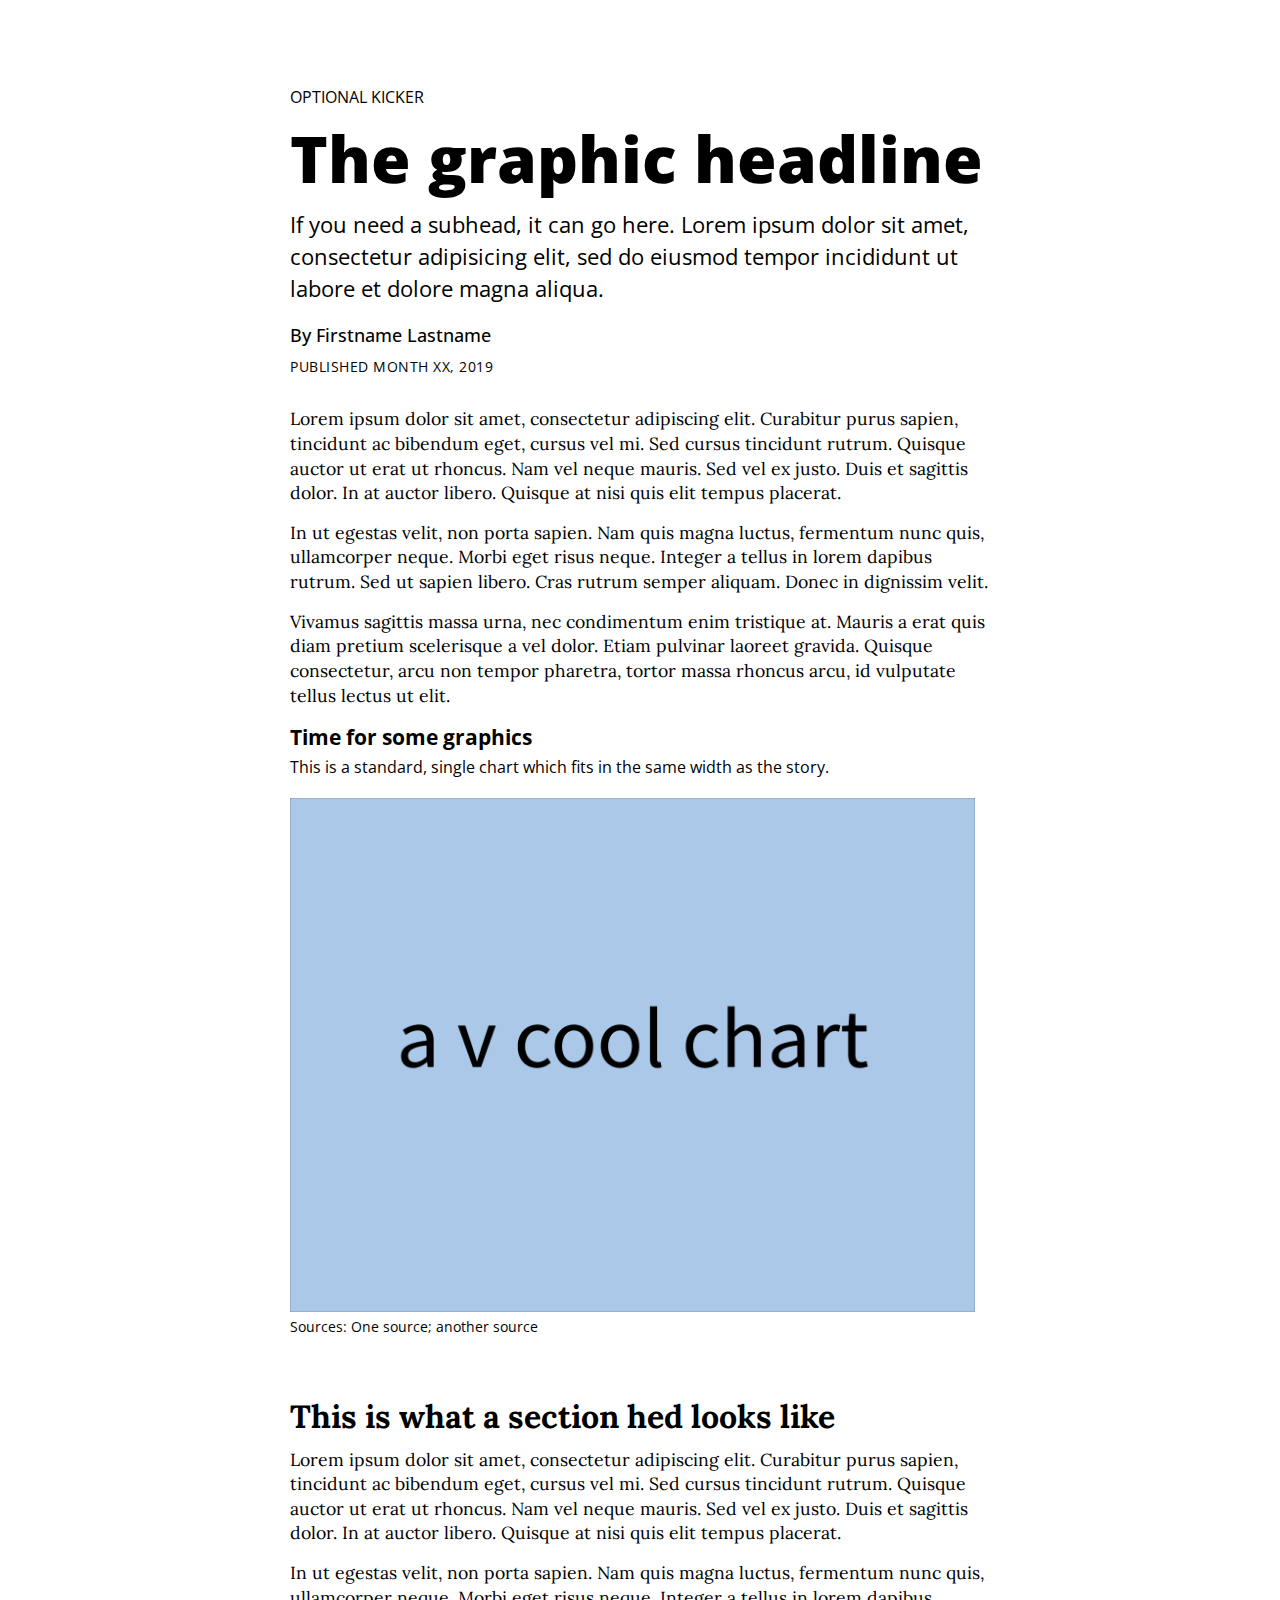
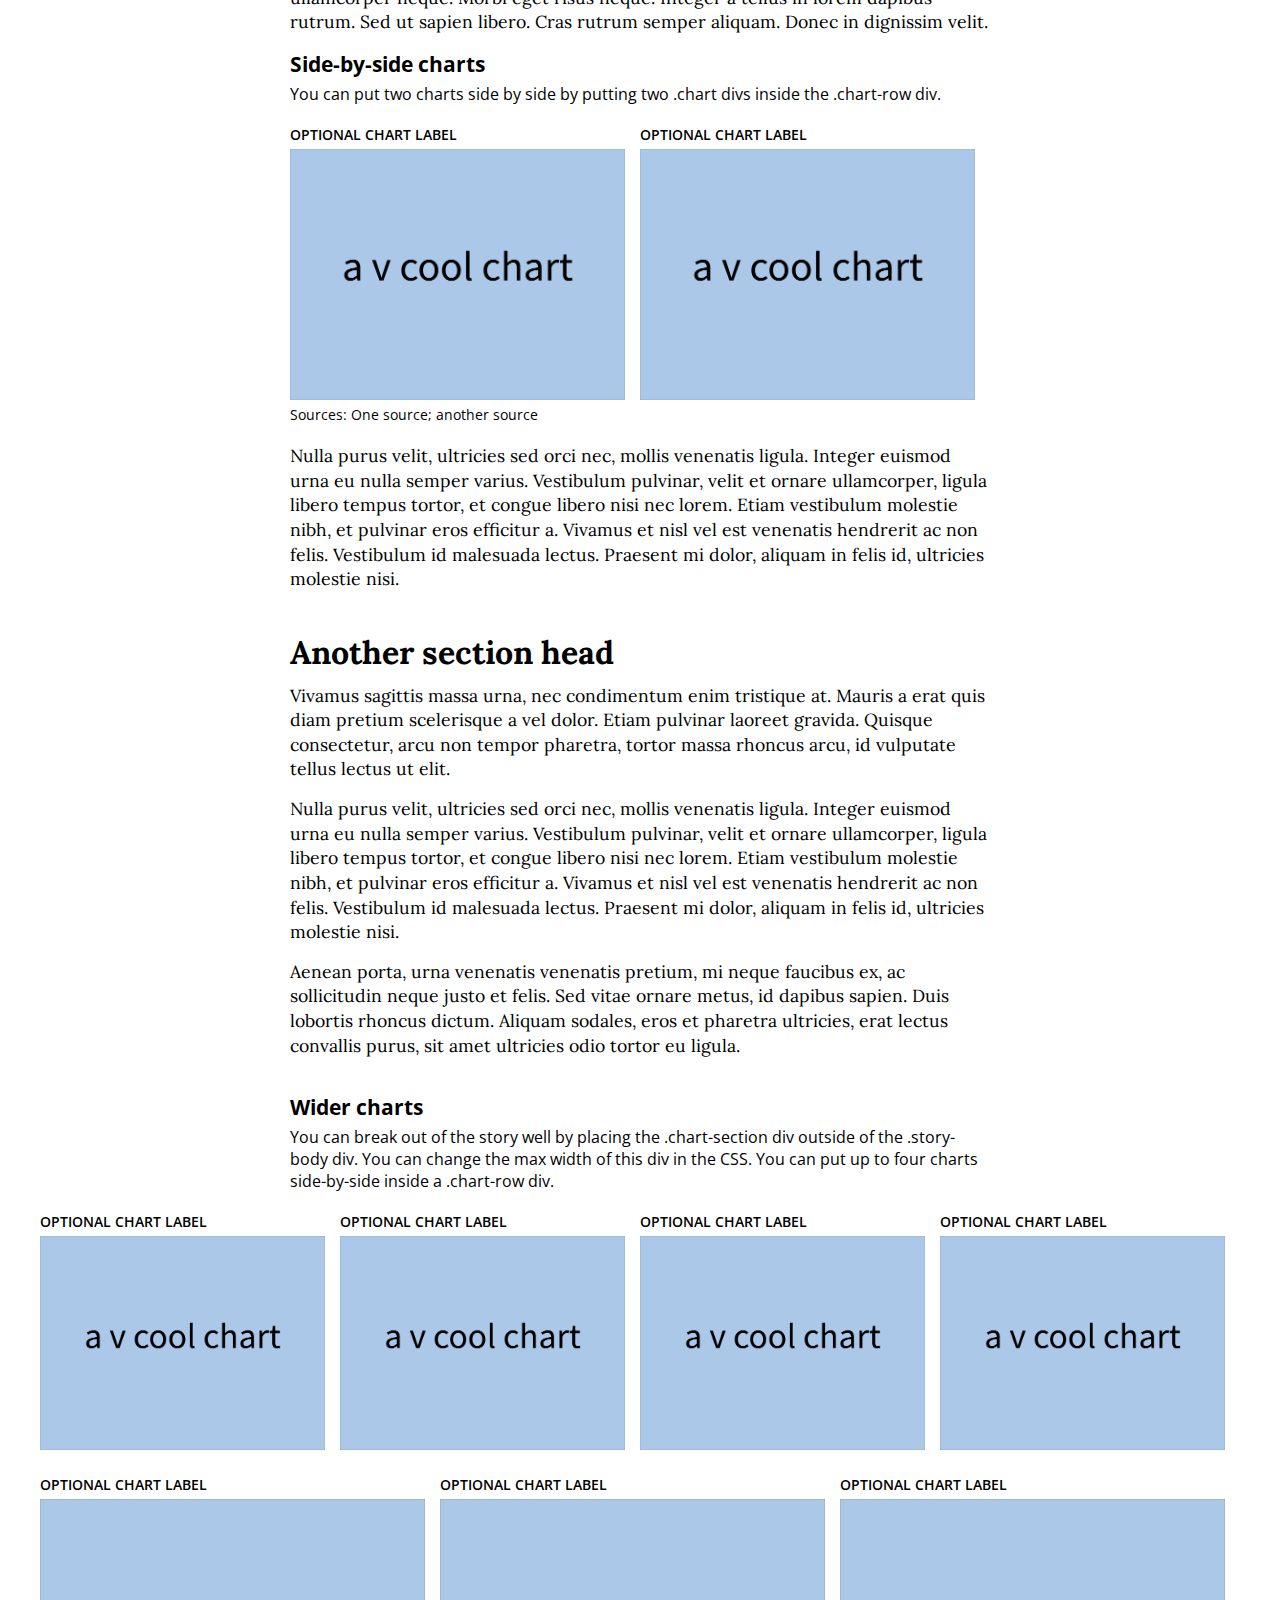
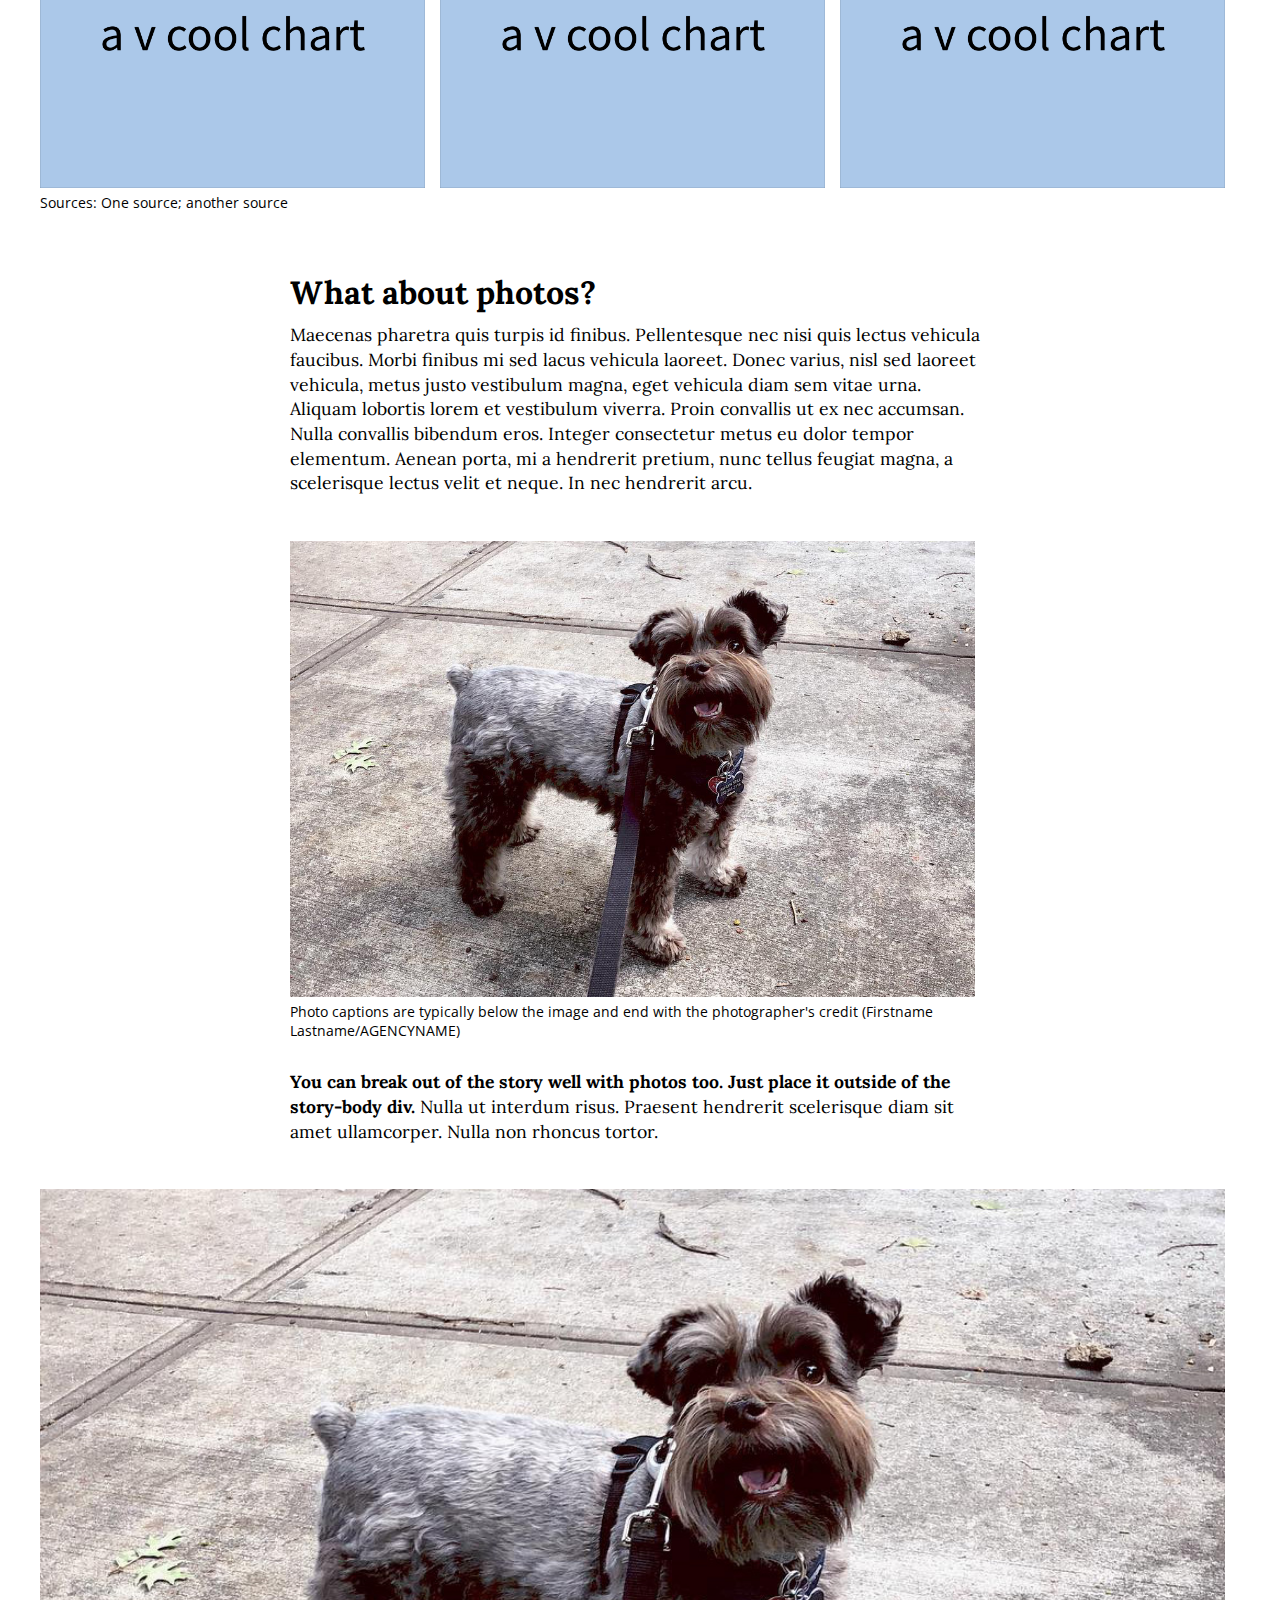
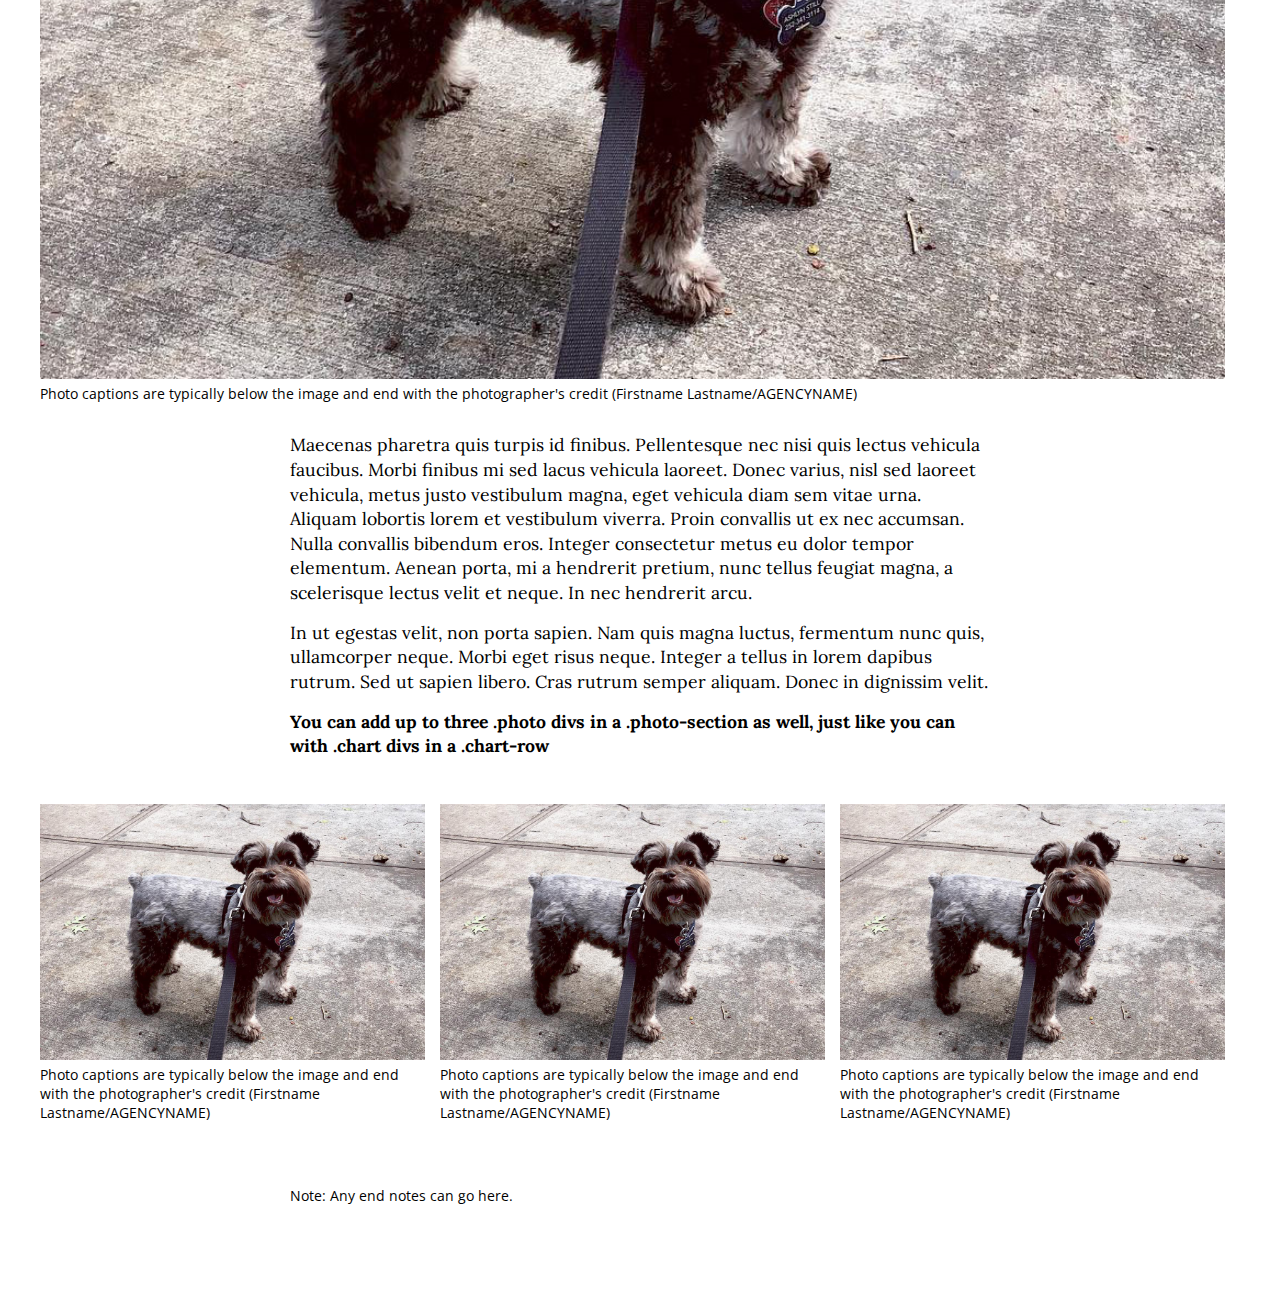
<file: data-studio-2019-master/index.html>
<!doctype html>
<html lang="en">
  <head>
    <!-- Required meta tags -->
    <meta charset="utf-8">
    <meta name="viewport" content="width=device-width, initial-scale=1, shrink-to-fit=no">
      
    <!-- Your CSS files -->
    <link rel="stylesheet" href="styles/styles.css">
    
    <!-- google fonts: Open Sans (sans-serif) and Lora (serif) -->
    <link href="https://fonts.googleapis.com/css?family=Open+Sans:300,300i,400,400i,600,600i,700,700i,800,800i&display=swap" rel="stylesheet">
    <link href="https://fonts.googleapis.com/css?family=Lora:400,400i,700&display=swap" rel="stylesheet">
      
    <title>Lede page</title>
  </head>

  <body class="light-theme"> <!-- all of the content on your html page goes inside the body -->

    <div class="header">
      <p class="kicker">Optional kicker</p>
      <h1 class="headline">The graphic headline</h1>
      <h2 class="subhead">If you need a subhead, it can go here. Lorem ipsum dolor sit amet, consectetur adipisicing elit, sed do eiusmod tempor incididunt ut labore et dolore magna aliqua.</h2>
      <p class="byline">By Firstname Lastname</p>
      <p class="date">Published Month XX, 2019</p>
    </div>

    <div class="story-body">
      <p class="body-text serif">Lorem ipsum dolor sit amet, consectetur adipiscing elit. Curabitur purus sapien, tincidunt ac bibendum eget, cursus vel mi. Sed cursus tincidunt rutrum. Quisque auctor ut erat ut rhoncus. Nam vel neque mauris. Sed vel ex justo. Duis et sagittis dolor. In at auctor libero. Quisque at nisi quis elit tempus placerat.</p>
      <p class="body-text serif">In ut egestas velit, non porta sapien. Nam quis magna luctus, fermentum nunc quis, ullamcorper neque. Morbi eget risus neque. Integer a tellus in lorem dapibus rutrum. Sed ut sapien libero. Cras rutrum semper aliquam. Donec in dignissim velit.</p>
      <p class="body-text serif">Vivamus sagittis massa urna, nec condimentum enim tristique at. Mauris a erat quis diam pretium scelerisque a vel dolor. Etiam pulvinar laoreet gravida. Quisque consectetur, arcu non tempor pharetra, tortor massa rhoncus arcu, id vulputate tellus lectus ut elit.</p>

      <div class="chart-section">
        <p class="chart-title">Time for some graphics</p>
        <p class="chart-subhead">This is a standard, single chart which fits in the same width as the story.</p>
        <div class="chart-row">
          <div class="chart">
            <img src="images/test-chart.png"/>
          </div>
        </div>
        <p class="chart-source">Sources: One source; another source</p>
      </div>

      <h3 class="section-head serif">This is what a section hed looks like</h3>
      <p class="body-text serif">Lorem ipsum dolor sit amet, consectetur adipiscing elit. Curabitur purus sapien, tincidunt ac bibendum eget, cursus vel mi. Sed cursus tincidunt rutrum. Quisque auctor ut erat ut rhoncus. Nam vel neque mauris. Sed vel ex justo. Duis et sagittis dolor. In at auctor libero. Quisque at nisi quis elit tempus placerat.</p>
      <p class="body-text serif">In ut egestas velit, non porta sapien. Nam quis magna luctus, fermentum nunc quis, ullamcorper neque. Morbi eget risus neque. Integer a tellus in lorem dapibus rutrum. Sed ut sapien libero. Cras rutrum semper aliquam. Donec in dignissim velit.</p>

      <div class="chart-section">
        <p class="chart-title">Side-by-side charts</p>
        <p class="chart-subhead">You can put two charts side by side by putting two .chart divs inside the .chart-row div.</p>
        <div class="chart-row">
          <div class="chart">
            <p class="chart-label">Optional chart label</p>
            <img src="images/test-chart.png"/>
          </div>
          <div class="chart">
            <p class="chart-label">Optional chart label</p>
            <img src="images/test-chart.png"/>
          </div>
        </div>
        <p class="chart-source">Sources: One source; another source</p>
      </div>

      <p class="body-text serif">Nulla purus velit, ultricies sed orci nec, mollis venenatis ligula. Integer euismod urna eu nulla semper varius. Vestibulum pulvinar, velit et ornare ullamcorper, ligula libero tempus tortor, et congue libero nisi nec lorem. Etiam vestibulum molestie nibh, et pulvinar eros efficitur a. Vivamus et nisl vel est venenatis hendrerit ac non felis. Vestibulum id malesuada lectus. Praesent mi dolor, aliquam in felis id, ultricies molestie nisi.</p>
    </div>
    <div class="story-body">
      <h3 class="section-head serif">Another section head</h3>
      <p class="body-text serif">Vivamus sagittis massa urna, nec condimentum enim tristique at. Mauris a erat quis diam pretium scelerisque a vel dolor. Etiam pulvinar laoreet gravida. Quisque consectetur, arcu non tempor pharetra, tortor massa rhoncus arcu, id vulputate tellus lectus ut elit.</p>
      <p class="body-text serif">Nulla purus velit, ultricies sed orci nec, mollis venenatis ligula. Integer euismod urna eu nulla semper varius. Vestibulum pulvinar, velit et ornare ullamcorper, ligula libero tempus tortor, et congue libero nisi nec lorem. Etiam vestibulum molestie nibh, et pulvinar eros efficitur a. Vivamus et nisl vel est venenatis hendrerit ac non felis. Vestibulum id malesuada lectus. Praesent mi dolor, aliquam in felis id, ultricies molestie nisi.</p>
      <p class="body-text serif">Aenean porta, urna venenatis venenatis pretium, mi neque faucibus ex, ac sollicitudin neque justo et felis. Sed vitae ornare metus, id dapibus sapien. Duis lobortis rhoncus dictum. Aliquam sodales, eros et pharetra ultricies, erat lectus convallis purus, sit amet ultricies odio tortor eu ligula.</p>
    </div>

    <div class="chart-section">
      <p class="chart-title">Wider charts</p>
      <p class="chart-subhead">You can break out of the story well by placing the .chart-section div outside of the .story-body div. You can change the max width of this div in the CSS. You can put up to four charts side-by-side inside a .chart-row div.</p>
      <div class="chart-row">
        <div class="chart">
          <p class="chart-label">Optional chart label</p>
          <img src="images/test-chart.png"/>
        </div>
        <div class="chart">
          <p class="chart-label">Optional chart label</p>
          <img src="images/test-chart.png"/>
        </div>
        <div class="chart">
          <p class="chart-label">Optional chart label</p>
          <img src="images/test-chart.png"/>
        </div>
        <div class="chart">
          <p class="chart-label">Optional chart label</p>
          <img src="images/test-chart.png"/>
        </div>
      </div>
      <div class="chart-row">
        <div class="chart">
          <p class="chart-label">Optional chart label</p>
          <img src="images/test-chart.png"/>
        </div>
        <div class="chart">
          <p class="chart-label">Optional chart label</p>
          <img src="images/test-chart.png"/>
        </div>
        <div class="chart">
          <p class="chart-label">Optional chart label</p>
          <img src="images/test-chart.png"/>
        </div>
      </div>
      <p class="chart-source">Sources: One source; another source</p>
    </div>

    <div class="story-body">
      <h3 class="section-head serif">What about photos?</h3>
      <p class="body-text serif">Maecenas pharetra quis turpis id finibus. Pellentesque nec nisi quis lectus vehicula faucibus. Morbi finibus mi sed lacus vehicula laoreet. Donec varius, nisl sed laoreet vehicula, metus justo vestibulum magna, eget vehicula diam sem vitae urna. Aliquam lobortis lorem et vestibulum viverra. Proin convallis ut ex nec accumsan. Nulla convallis bibendum eros. Integer consectetur metus eu dolor tempor elementum. Aenean porta, mi a hendrerit pretium, nunc tellus feugiat magna, a scelerisque lectus velit et neque. In nec hendrerit arcu.</p>
      <div class="photo-section">
        <div class="photo">
          <img src="images/test-photo.jpg" alt="dog" />
          <p class="caption">Photo captions are typically below the image and end with the photographer's credit (Firstname Lastname/AGENCYNAME)</p>
        </div>
      </div>
      <p class="body-text serif"><strong>You can break out of the story well with photos too. Just place it outside of the story-body div.</strong> Nulla ut interdum risus. Praesent hendrerit scelerisque diam sit amet ullamcorper. Nulla non rhoncus tortor.</p>
    </div>

    <div class="photo-section">
      <div class="photo">
        <img src="images/test-photo.jpg" alt="dog" />
        <p class="caption">Photo captions are typically below the image and end with the photographer's credit (Firstname Lastname/AGENCYNAME)</p>
      </div>
    </div>

    <div class="story-body">
      <p class="body-text serif">Maecenas pharetra quis turpis id finibus. Pellentesque nec nisi quis lectus vehicula faucibus. Morbi finibus mi sed lacus vehicula laoreet. Donec varius, nisl sed laoreet vehicula, metus justo vestibulum magna, eget vehicula diam sem vitae urna. Aliquam lobortis lorem et vestibulum viverra. Proin convallis ut ex nec accumsan. Nulla convallis bibendum eros. Integer consectetur metus eu dolor tempor elementum. Aenean porta, mi a hendrerit pretium, nunc tellus feugiat magna, a scelerisque lectus velit et neque. In nec hendrerit arcu.</p>
      <p class="body-text serif">In ut egestas velit, non porta sapien. Nam quis magna luctus, fermentum nunc quis, ullamcorper neque. Morbi eget risus neque. Integer a tellus in lorem dapibus rutrum. Sed ut sapien libero. Cras rutrum semper aliquam. Donec in dignissim velit.</p>
      <p class="body-text serif"><strong>You can add up to three .photo divs in a .photo-section as well, just like you can with .chart divs in a .chart-row</strong></p>
    </div>

    <div class="photo-section">
      <div class="photo">
        <img src="images/test-photo.jpg" alt="dog" />
        <p class="caption">Photo captions are typically below the image and end with the photographer's credit (Firstname Lastname/AGENCYNAME)</p>
      </div>
      <div class="photo">
        <img src="images/test-photo.jpg" alt="dog" />
        <p class="caption">Photo captions are typically below the image and end with the photographer's credit (Firstname Lastname/AGENCYNAME)</p>
      </div>
      <div class="photo">
        <img src="images/test-photo.jpg" alt="dog" />
        <p class="caption">Photo captions are typically below the image and end with the photographer's credit (Firstname Lastname/AGENCYNAME)</p>
      </div>
    </div>

    <div class="footer">
      <p class="note">Note: Any end notes can go here.</p>
    </div>
  </body>
</html>
</file>
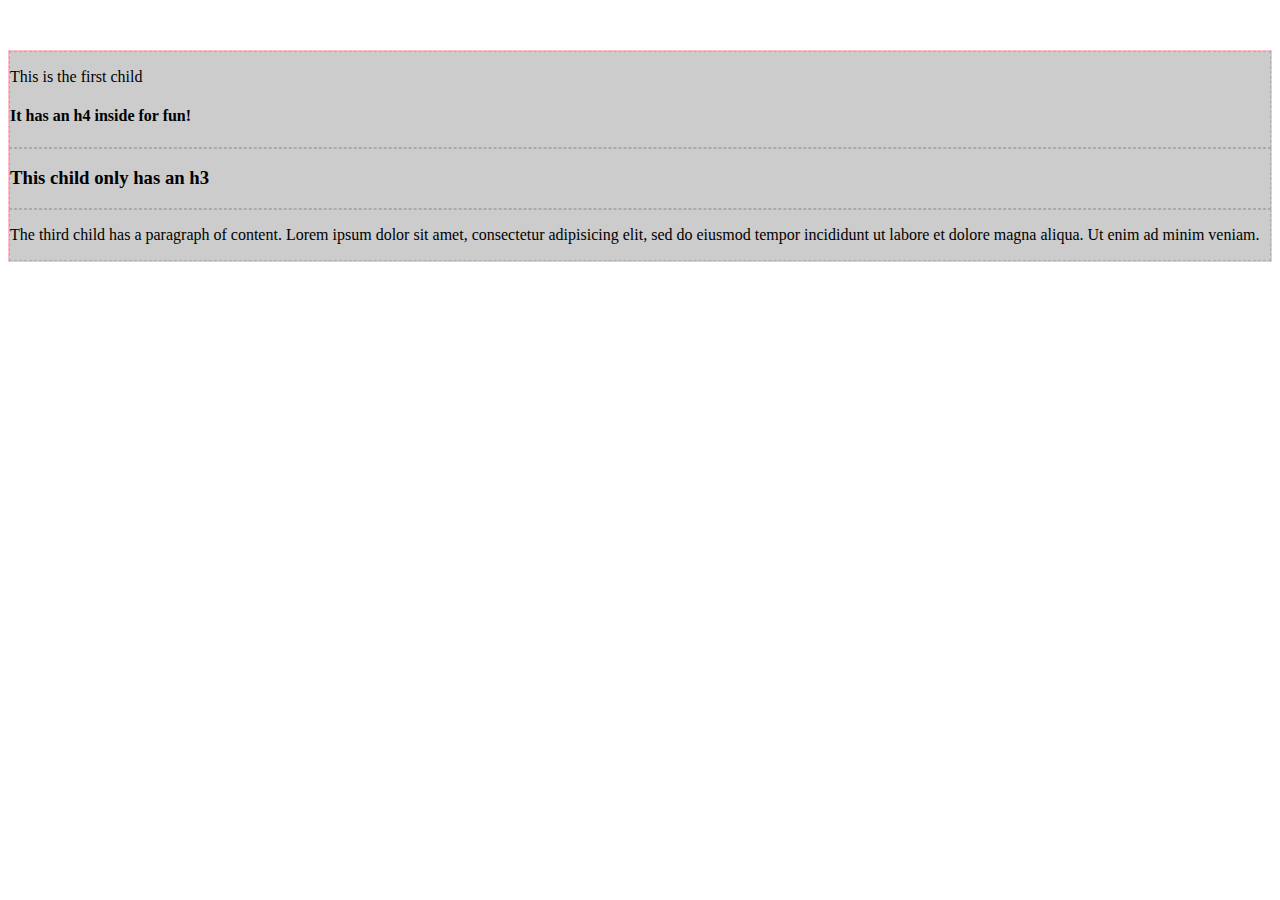
<file: data-studio-flexbox-master/index.html>
<!doctype html>
<html lang="en">
  <head>
    <!-- Required meta tags -->
    <meta charset="utf-8">
    <meta name="viewport" content="width=device-width, initial-scale=1, shrink-to-fit=no">


    <link rel="stylesheet" href="styles.css">
      
    <title>Learning page layouts</title>
</head>

<body>

	<div class="flex-parent">

			<div class="flex-item" id="child1">
				<p>This is the first child</p>
				<h4>It has an h4 inside for fun!</h4>
			</div>

			<div class="flex-item" id="child2">
				<h3>This child only has an h3</h3>
			</div>

			<div class="flex-item" id="child3">
				<p>The third child has a paragraph of content. Lorem ipsum dolor sit amet, consectetur adipisicing elit, sed do eiusmod tempor incididunt ut labore et dolore magna aliqua. Ut enim ad minim veniam.
			</div>

	</div>


</body>

</html>
</file>
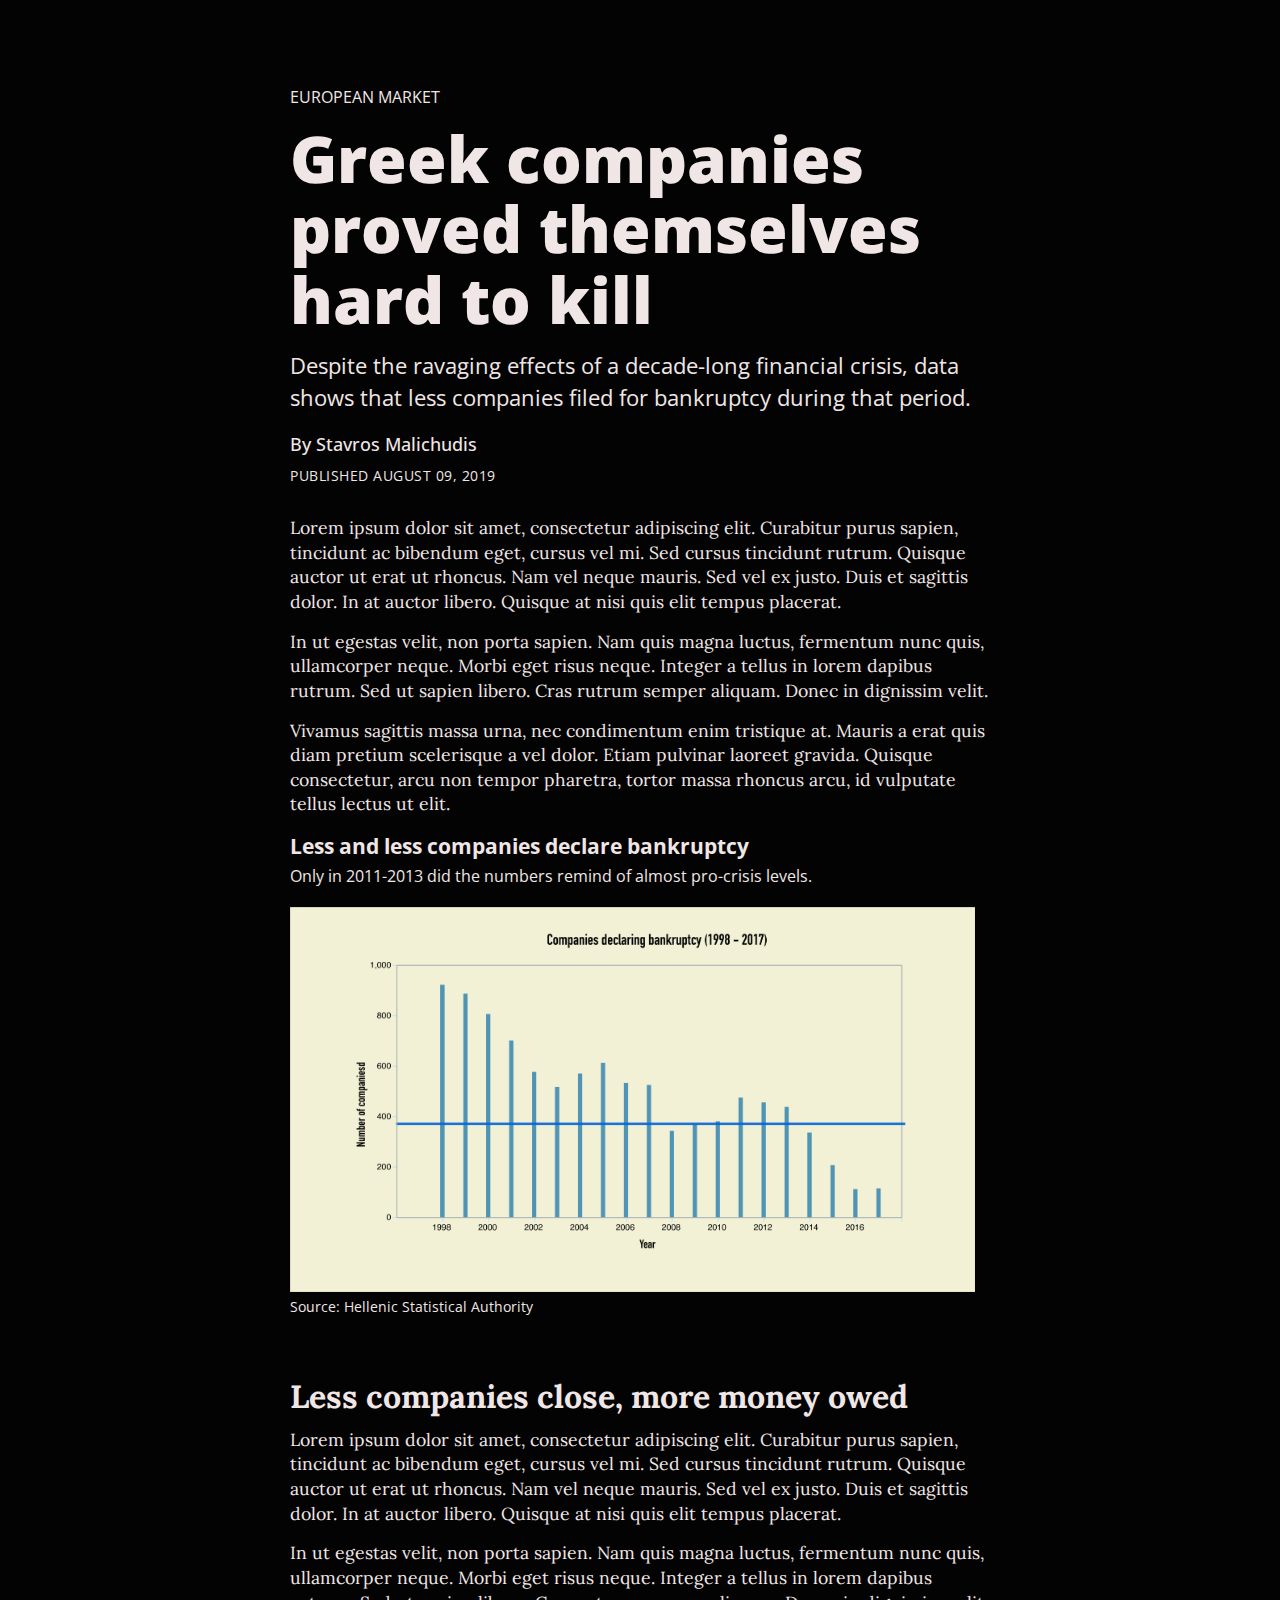
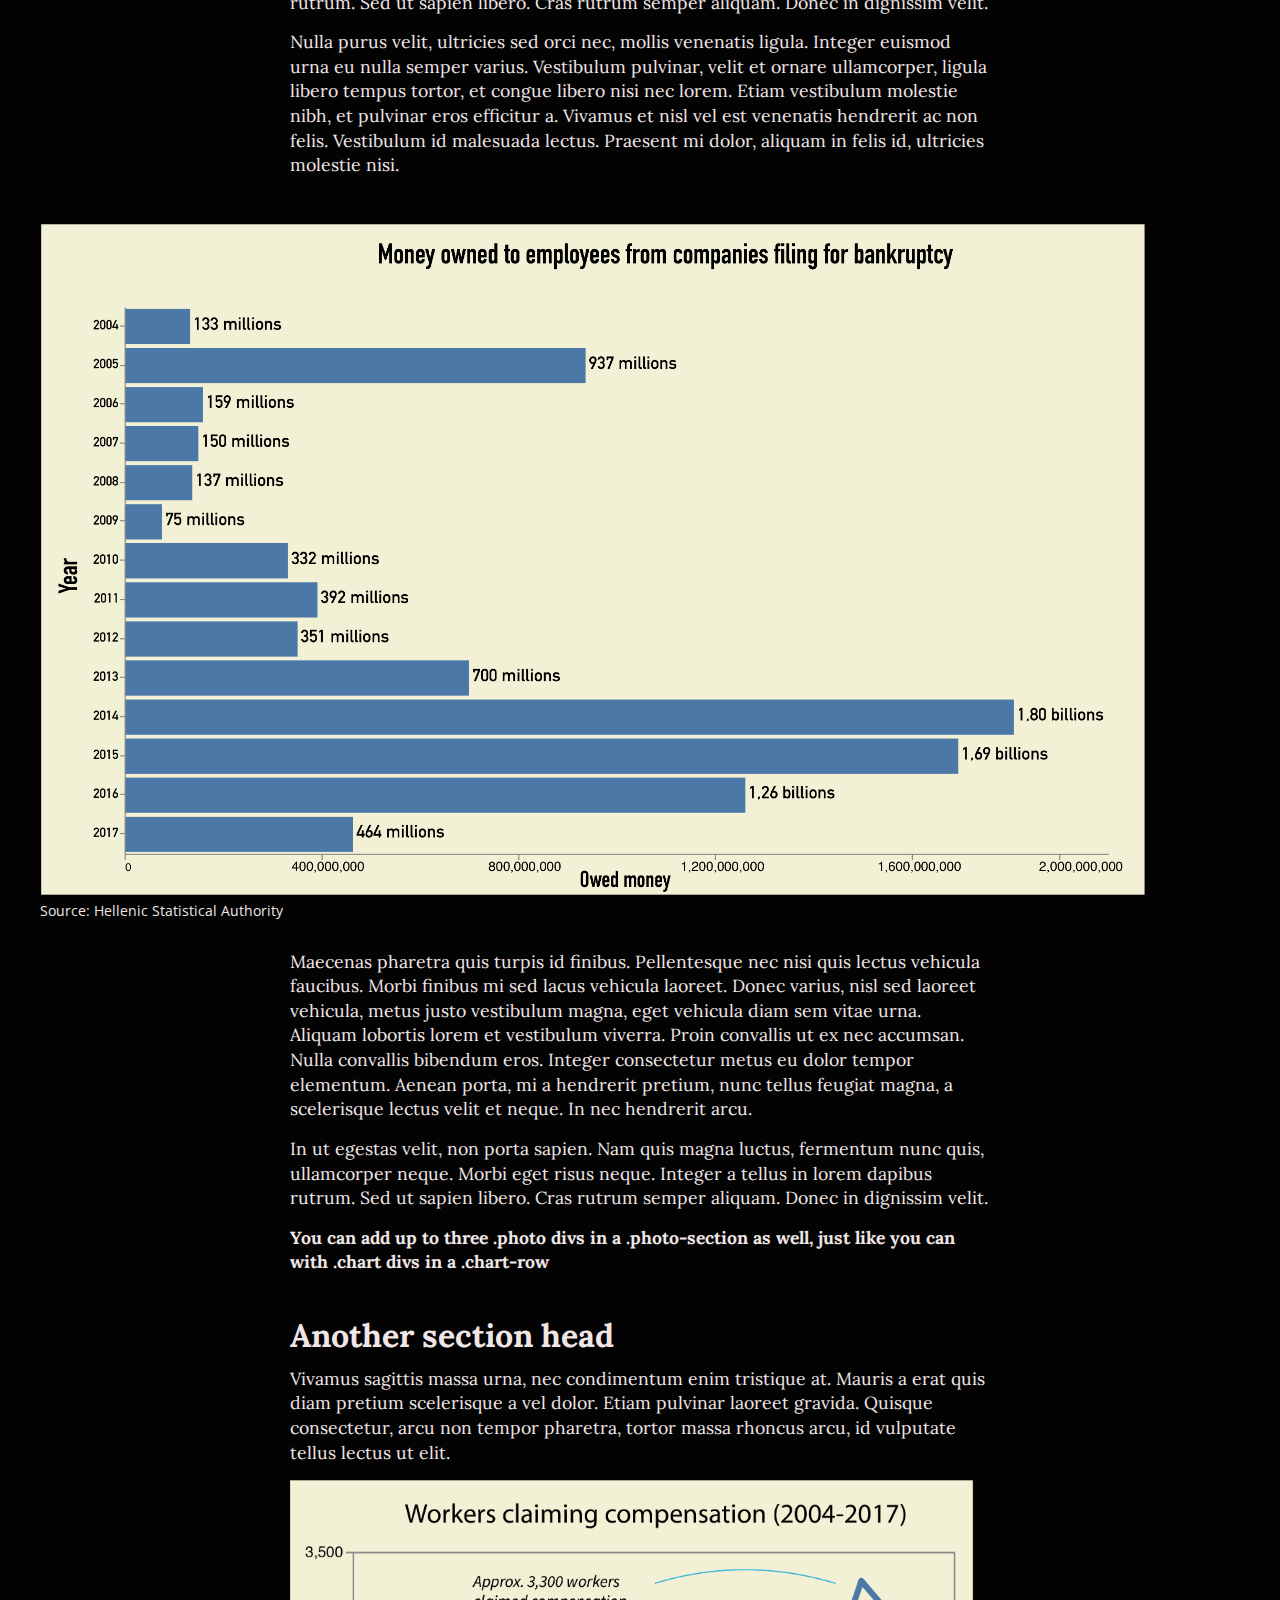
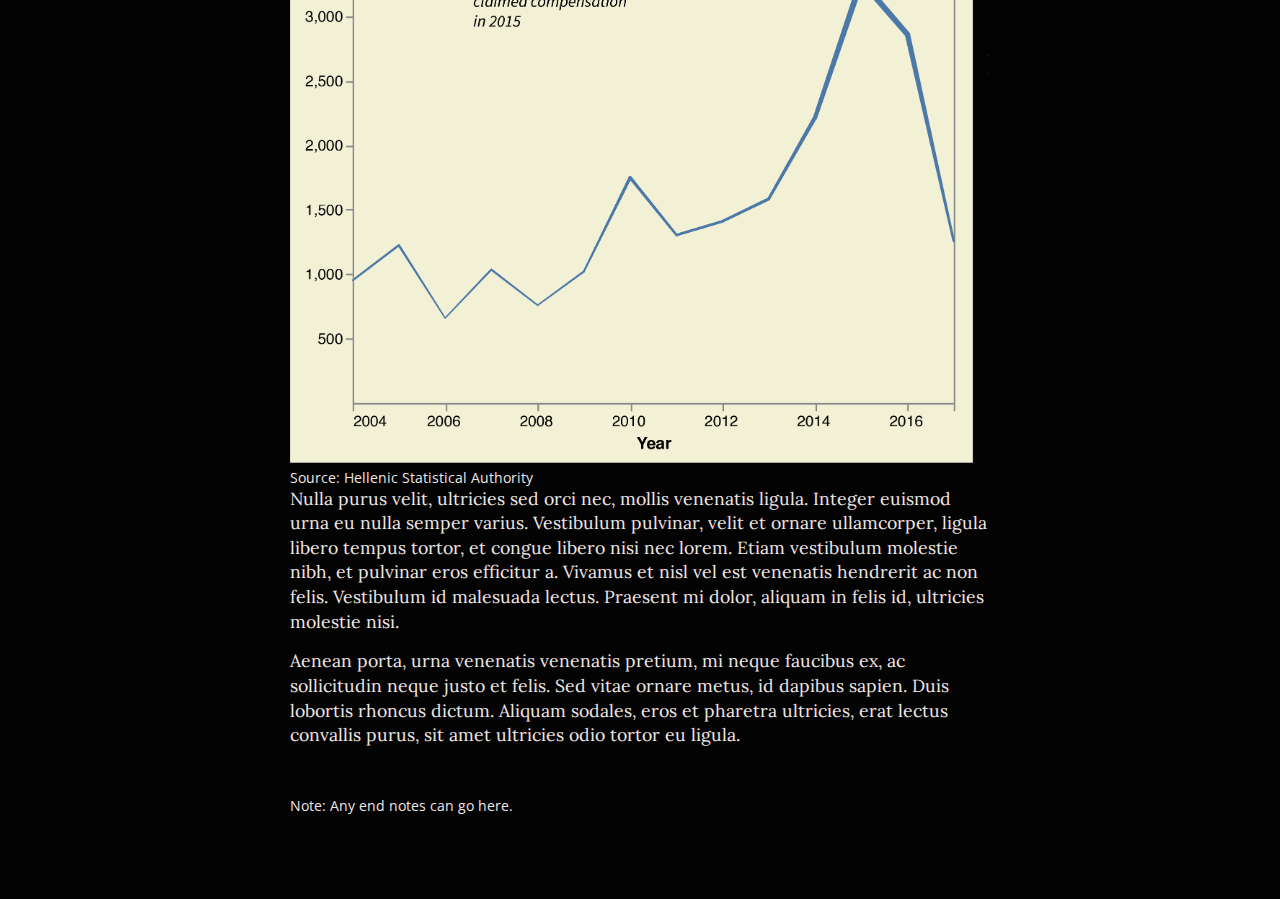
<file: PROJECTS/AUGUST 4 - 10/index.html>
<!doctype html>
<html lang="en">
  <head>
    <!-- Required meta tags -->
    <meta charset="utf-8">
    <meta name="viewport" content="width=device-width, initial-scale=1, shrink-to-fit=no">
      
    <!-- Your CSS files -->
    <link rel="stylesheet" href="styles/styles.css">
    
    <!-- google fonts: Open Sans (sans-serif) and Lora (serif) -->
    <link href="https://fonts.googleapis.com/css?family=Open+Sans:300,300i,400,400i,600,600i,700,700i,800,800i&display=swap" rel="stylesheet">
    <link href="https://fonts.googleapis.com/css?family=Lora:400,400i,700&display=swap" rel="stylesheet">
      
    <title>Less and less Greek companies file for bankruptcy</title>
  </head>

  <body class="light-theme"> <!-- all of the content on your html page goes inside the body -->

    <div class="header">
      <p class="kicker">European Market</p>
      <h1 class="headline">Greek companies proved themselves hard to kill</h1>
      <h2 class="subhead">Despite the ravaging effects of a decade-long financial crisis, data shows that less companies filed for bankruptcy during that period.</h2>
      <p class="byline">By Stavros Malichudis</p>
      <p class="date">Published August 09, 2019</p>
    </div>

    <div class="story-body">
      <p class="body-text serif">Lorem ipsum dolor sit amet, consectetur adipiscing elit. Curabitur purus sapien, tincidunt ac bibendum eget, cursus vel mi. Sed cursus tincidunt rutrum. Quisque auctor ut erat ut rhoncus. Nam vel neque mauris. Sed vel ex justo. Duis et sagittis dolor. In at auctor libero. Quisque at nisi quis elit tempus placerat.</p>
      <p class="body-text serif">In ut egestas velit, non porta sapien. Nam quis magna luctus, fermentum nunc quis, ullamcorper neque. Morbi eget risus neque. Integer a tellus in lorem dapibus rutrum. Sed ut sapien libero. Cras rutrum semper aliquam. Donec in dignissim velit.</p>
      <p class="body-text serif">Vivamus sagittis massa urna, nec condimentum enim tristique at. Mauris a erat quis diam pretium scelerisque a vel dolor. Etiam pulvinar laoreet gravida. Quisque consectetur, arcu non tempor pharetra, tortor massa rhoncus arcu, id vulputate tellus lectus ut elit.</p>

      <div class="chart-section">
        <p class="chart-title">Less and less companies declare bankruptcy</p>
        <p class="chart-subhead">Only in 2011-2013 did the numbers remind of almost pro-crisis levels.</p>
        <div class="chart-row">
          <div class="chart">
            <img src="bankrupt1.png"/>
          </div>
        </div>
        <p class="chart-source">Source: Hellenic Statistical Authority</p>
      </div>

      <h3 class="section-head serif">Less companies close, more money owed</h3>
      <p class="body-text serif">Lorem ipsum dolor sit amet, consectetur adipiscing elit. Curabitur purus sapien, tincidunt ac bibendum eget, cursus vel mi. Sed cursus tincidunt rutrum. Quisque auctor ut erat ut rhoncus. Nam vel neque mauris. Sed vel ex justo. Duis et sagittis dolor. In at auctor libero. Quisque at nisi quis elit tempus placerat.</p>
      <p class="body-text serif">In ut egestas velit, non porta sapien. Nam quis magna luctus, fermentum nunc quis, ullamcorper neque. Morbi eget risus neque. Integer a tellus in lorem dapibus rutrum. Sed ut sapien libero. Cras rutrum semper aliquam. Donec in dignissim velit.</p>

      <p class="body-text serif">Nulla purus velit, ultricies sed orci nec, mollis venenatis ligula. Integer euismod urna eu nulla semper varius. Vestibulum pulvinar, velit et ornare ullamcorper, ligula libero tempus tortor, et congue libero nisi nec lorem. Etiam vestibulum molestie nibh, et pulvinar eros efficitur a. Vivamus et nisl vel est venenatis hendrerit ac non felis. Vestibulum id malesuada lectus. Praesent mi dolor, aliquam in felis id, ultricies molestie nisi.</p>
    </div>

    <div class="photo-section">
      <div class="photo">
        <img src="bankruptcy_new.png" alt="dog" />
        <p class="caption">Source: Hellenic Statistical Authority</p>
      </div>
    </div>

    <div class="story-body">
      <p class="body-text serif">Maecenas pharetra quis turpis id finibus. Pellentesque nec nisi quis lectus vehicula faucibus. Morbi finibus mi sed lacus vehicula laoreet. Donec varius, nisl sed laoreet vehicula, metus justo vestibulum magna, eget vehicula diam sem vitae urna. Aliquam lobortis lorem et vestibulum viverra. Proin convallis ut ex nec accumsan. Nulla convallis bibendum eros. Integer consectetur metus eu dolor tempor elementum. Aenean porta, mi a hendrerit pretium, nunc tellus feugiat magna, a scelerisque lectus velit et neque. In nec hendrerit arcu.</p>
      <p class="body-text serif">In ut egestas velit, non porta sapien. Nam quis magna luctus, fermentum nunc quis, ullamcorper neque. Morbi eget risus neque. Integer a tellus in lorem dapibus rutrum. Sed ut sapien libero. Cras rutrum semper aliquam. Donec in dignissim velit.</p>
      <p class="body-text serif"><strong>You can add up to three .photo divs in a .photo-section as well, just like you can with .chart divs in a .chart-row</strong></p>
    </div>

    <div class="story-body">
      <h3 class="section-head serif">Another section head</h3>
      <p class="body-text serif">Vivamus sagittis massa urna, nec condimentum enim tristique at. Mauris a erat quis diam pretium scelerisque a vel dolor. Etiam pulvinar laoreet gravida. Quisque consectetur, arcu non tempor pharetra, tortor massa rhoncus arcu, id vulputate tellus lectus ut elit.</p>
      <div class="photo">
        <img src="bankruptcy2.png" alt="dog" />
        <p class="caption">Source: Hellenic Statistical Authority</p>
      </div>
      <div>
      <p class="body-text serif">Nulla purus velit, ultricies sed orci nec, mollis venenatis ligula. Integer euismod urna eu nulla semper varius. Vestibulum pulvinar, velit et ornare ullamcorper, ligula libero tempus tortor, et congue libero nisi nec lorem. Etiam vestibulum molestie nibh, et pulvinar eros efficitur a. Vivamus et nisl vel est venenatis hendrerit ac non felis. Vestibulum id malesuada lectus. Praesent mi dolor, aliquam in felis id, ultricies molestie nisi.</p>
      <p class="body-text serif">Aenean porta, urna venenatis venenatis pretium, mi neque faucibus ex, ac sollicitudin neque justo et felis. Sed vitae ornare metus, id dapibus sapien. Duis lobortis rhoncus dictum. Aliquam sodales, eros et pharetra ultricies, erat lectus convallis purus, sit amet ultricies odio tortor eu ligula.</p>
    </div>

    <div class="footer">
      <p class="note">Note: Any end notes can go here.</p>
    </div>
  </body>
</html>
</file>
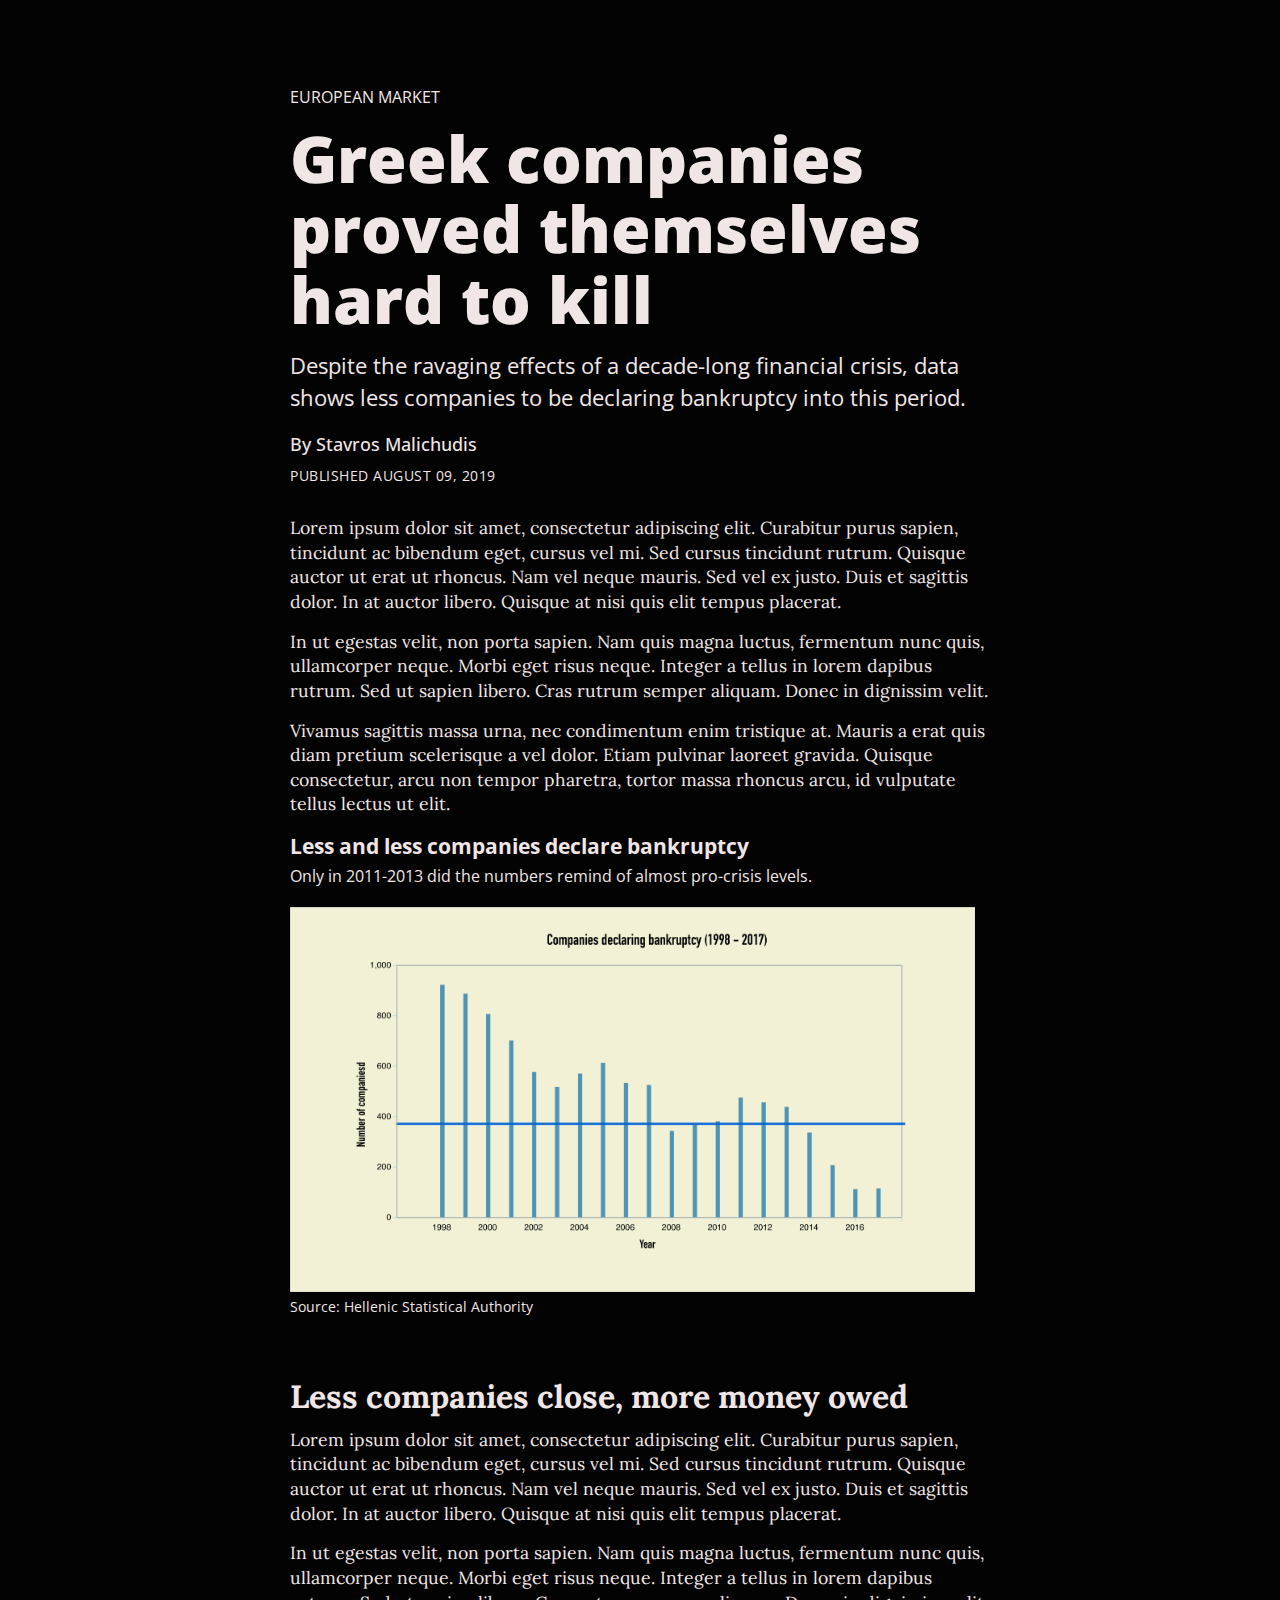
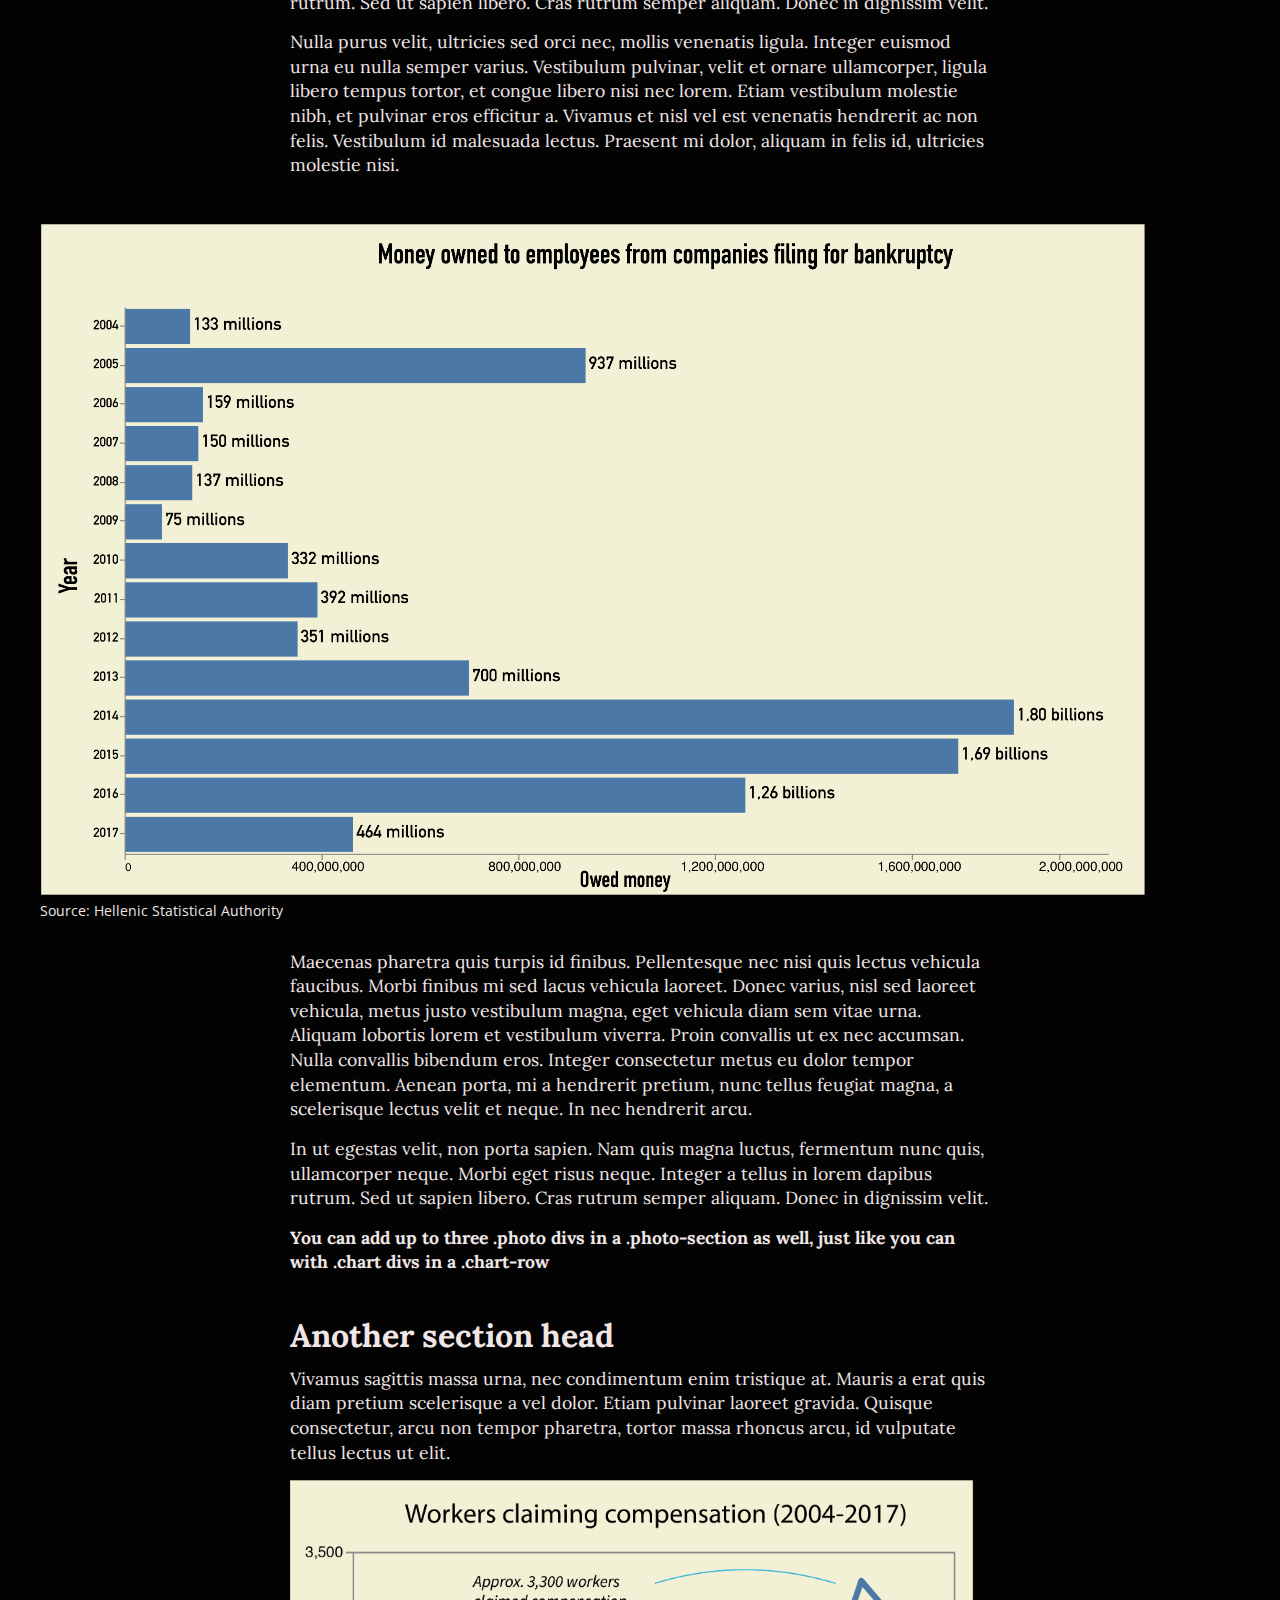
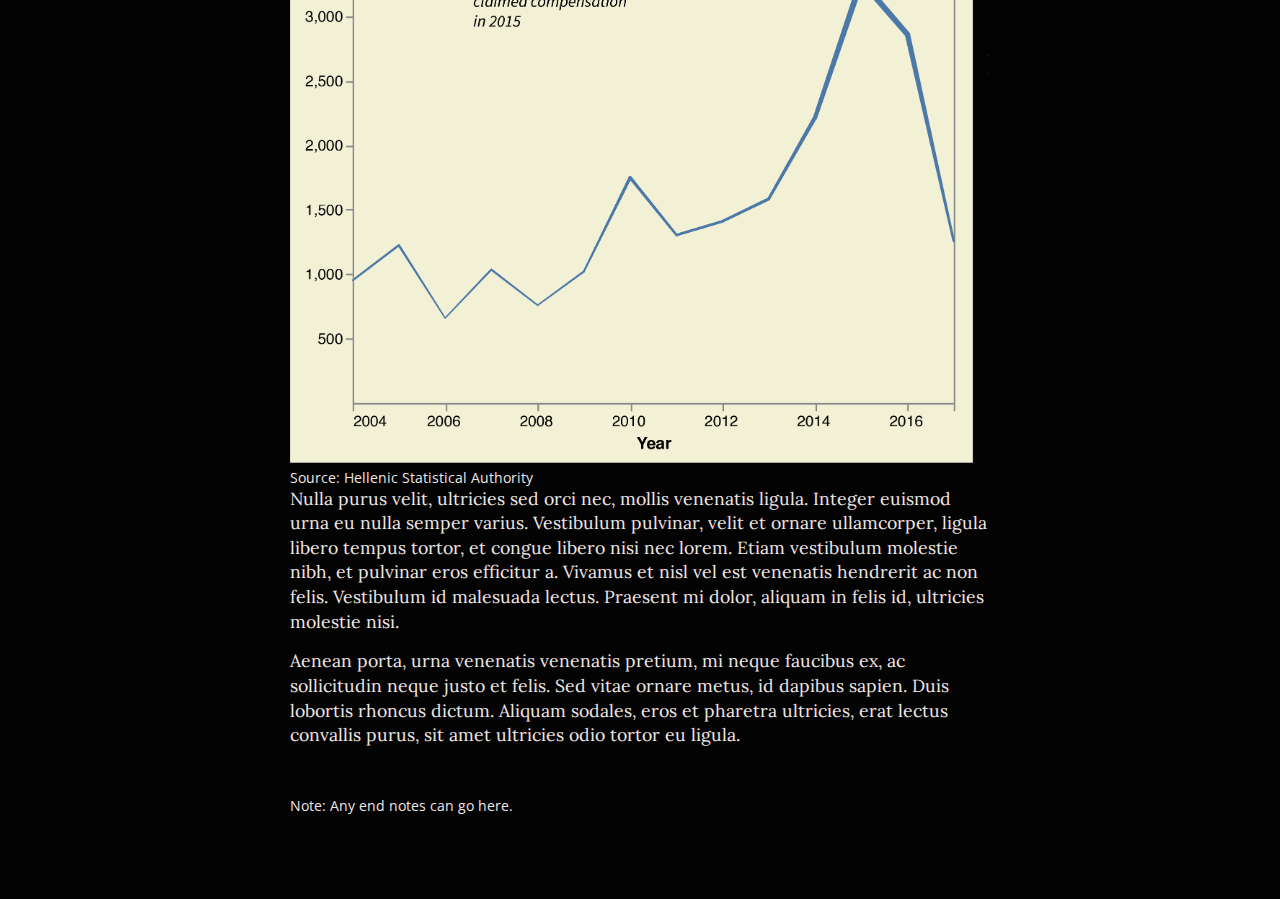
<file: PROJECTS/AUGUST 4 - 11/index.html>
<!doctype html>
<html lang="en">
  <head>
    <!-- Required meta tags -->
    <meta charset="utf-8">
    <meta name="viewport" content="width=device-width, initial-scale=1, shrink-to-fit=no">
      
    <!-- Your CSS files -->
    <link rel="stylesheet" href="styles/styles.css">
    
    <!-- google fonts: Open Sans (sans-serif) and Lora (serif) -->
    <link href="https://fonts.googleapis.com/css?family=Open+Sans:300,300i,400,400i,600,600i,700,700i,800,800i&display=swap" rel="stylesheet">
    <link href="https://fonts.googleapis.com/css?family=Lora:400,400i,700&display=swap" rel="stylesheet">
      
    <title>Less and less Greek companies file for bankruptcy</title>
  </head>

  <body class="light-theme"> <!-- all of the content on your html page goes inside the body -->

    <div class="header">
      <p class="kicker">European Market</p>
      <h1 class="headline">Greek companies proved themselves hard to kill</h1>
      <h2 class="subhead">Despite the ravaging effects of a decade-long financial crisis, data shows less companies to be declaring bankruptcy into this period.</h2>
      <p class="byline">By Stavros Malichudis</p>
      <p class="date">Published August 09, 2019</p>
    </div>

    <div class="story-body">
      <p class="body-text serif">Lorem ipsum dolor sit amet, consectetur adipiscing elit. Curabitur purus sapien, tincidunt ac bibendum eget, cursus vel mi. Sed cursus tincidunt rutrum. Quisque auctor ut erat ut rhoncus. Nam vel neque mauris. Sed vel ex justo. Duis et sagittis dolor. In at auctor libero. Quisque at nisi quis elit tempus placerat.</p>
      <p class="body-text serif">In ut egestas velit, non porta sapien. Nam quis magna luctus, fermentum nunc quis, ullamcorper neque. Morbi eget risus neque. Integer a tellus in lorem dapibus rutrum. Sed ut sapien libero. Cras rutrum semper aliquam. Donec in dignissim velit.</p>
      <p class="body-text serif">Vivamus sagittis massa urna, nec condimentum enim tristique at. Mauris a erat quis diam pretium scelerisque a vel dolor. Etiam pulvinar laoreet gravida. Quisque consectetur, arcu non tempor pharetra, tortor massa rhoncus arcu, id vulputate tellus lectus ut elit.</p>

      <div class="chart-section">
        <p class="chart-title">Less and less companies declare bankruptcy</p>
        <p class="chart-subhead">Only in 2011-2013 did the numbers remind of almost pro-crisis levels.</p>
        <div class="chart-row">
          <div class="chart">
            <img src="bankrupt1.png"/>
          </div>
        </div>
        <p class="chart-source">Source: Hellenic Statistical Authority</p>
      </div>

      <h3 class="section-head serif">Less companies close, more money owed</h3>
      <p class="body-text serif">Lorem ipsum dolor sit amet, consectetur adipiscing elit. Curabitur purus sapien, tincidunt ac bibendum eget, cursus vel mi. Sed cursus tincidunt rutrum. Quisque auctor ut erat ut rhoncus. Nam vel neque mauris. Sed vel ex justo. Duis et sagittis dolor. In at auctor libero. Quisque at nisi quis elit tempus placerat.</p>
      <p class="body-text serif">In ut egestas velit, non porta sapien. Nam quis magna luctus, fermentum nunc quis, ullamcorper neque. Morbi eget risus neque. Integer a tellus in lorem dapibus rutrum. Sed ut sapien libero. Cras rutrum semper aliquam. Donec in dignissim velit.</p>

      <p class="body-text serif">Nulla purus velit, ultricies sed orci nec, mollis venenatis ligula. Integer euismod urna eu nulla semper varius. Vestibulum pulvinar, velit et ornare ullamcorper, ligula libero tempus tortor, et congue libero nisi nec lorem. Etiam vestibulum molestie nibh, et pulvinar eros efficitur a. Vivamus et nisl vel est venenatis hendrerit ac non felis. Vestibulum id malesuada lectus. Praesent mi dolor, aliquam in felis id, ultricies molestie nisi.</p>
    </div>

    <div class="photo-section">
      <div class="photo">
        <img src="bankruptcy_new.png" alt="dog" />
        <p class="caption">Source: Hellenic Statistical Authority</p>
      </div>
    </div>

    <div class="story-body">
      <p class="body-text serif">Maecenas pharetra quis turpis id finibus. Pellentesque nec nisi quis lectus vehicula faucibus. Morbi finibus mi sed lacus vehicula laoreet. Donec varius, nisl sed laoreet vehicula, metus justo vestibulum magna, eget vehicula diam sem vitae urna. Aliquam lobortis lorem et vestibulum viverra. Proin convallis ut ex nec accumsan. Nulla convallis bibendum eros. Integer consectetur metus eu dolor tempor elementum. Aenean porta, mi a hendrerit pretium, nunc tellus feugiat magna, a scelerisque lectus velit et neque. In nec hendrerit arcu.</p>
      <p class="body-text serif">In ut egestas velit, non porta sapien. Nam quis magna luctus, fermentum nunc quis, ullamcorper neque. Morbi eget risus neque. Integer a tellus in lorem dapibus rutrum. Sed ut sapien libero. Cras rutrum semper aliquam. Donec in dignissim velit.</p>
      <p class="body-text serif"><strong>You can add up to three .photo divs in a .photo-section as well, just like you can with .chart divs in a .chart-row</strong></p>
    </div>

    <div class="story-body">
      <h3 class="section-head serif">Another section head</h3>
      <p class="body-text serif">Vivamus sagittis massa urna, nec condimentum enim tristique at. Mauris a erat quis diam pretium scelerisque a vel dolor. Etiam pulvinar laoreet gravida. Quisque consectetur, arcu non tempor pharetra, tortor massa rhoncus arcu, id vulputate tellus lectus ut elit.</p>
      <div class="photo">
        <img src="bankruptcy2.png" alt="dog" />
        <p class="caption">Source: Hellenic Statistical Authority</p>
      </div>
      <div>
      <p class="body-text serif">Nulla purus velit, ultricies sed orci nec, mollis venenatis ligula. Integer euismod urna eu nulla semper varius. Vestibulum pulvinar, velit et ornare ullamcorper, ligula libero tempus tortor, et congue libero nisi nec lorem. Etiam vestibulum molestie nibh, et pulvinar eros efficitur a. Vivamus et nisl vel est venenatis hendrerit ac non felis. Vestibulum id malesuada lectus. Praesent mi dolor, aliquam in felis id, ultricies molestie nisi.</p>
      <p class="body-text serif">Aenean porta, urna venenatis venenatis pretium, mi neque faucibus ex, ac sollicitudin neque justo et felis. Sed vitae ornare metus, id dapibus sapien. Duis lobortis rhoncus dictum. Aliquam sodales, eros et pharetra ultricies, erat lectus convallis purus, sit amet ultricies odio tortor eu ligula.</p>
    </div>

    <div class="footer">
      <p class="note">Note: Any end notes can go here.</p>
    </div>
  </body>
</html>
</file>
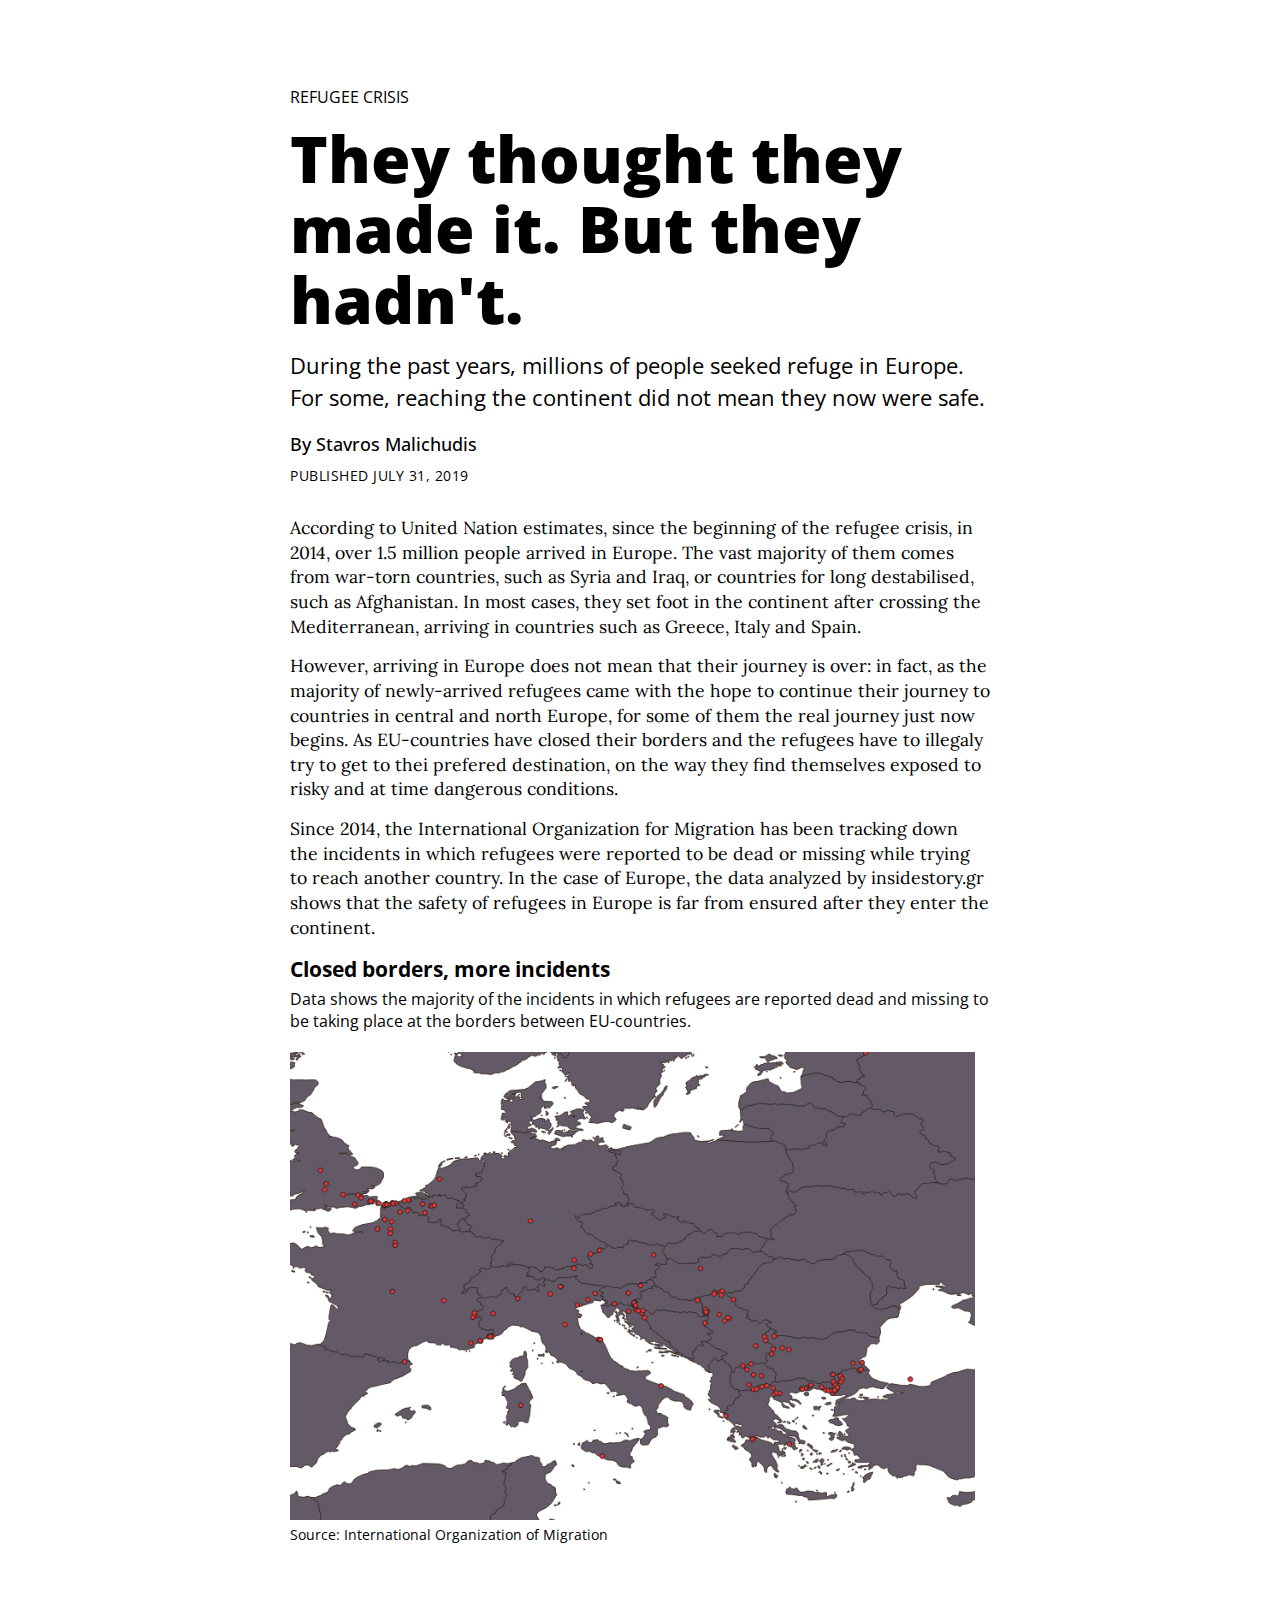
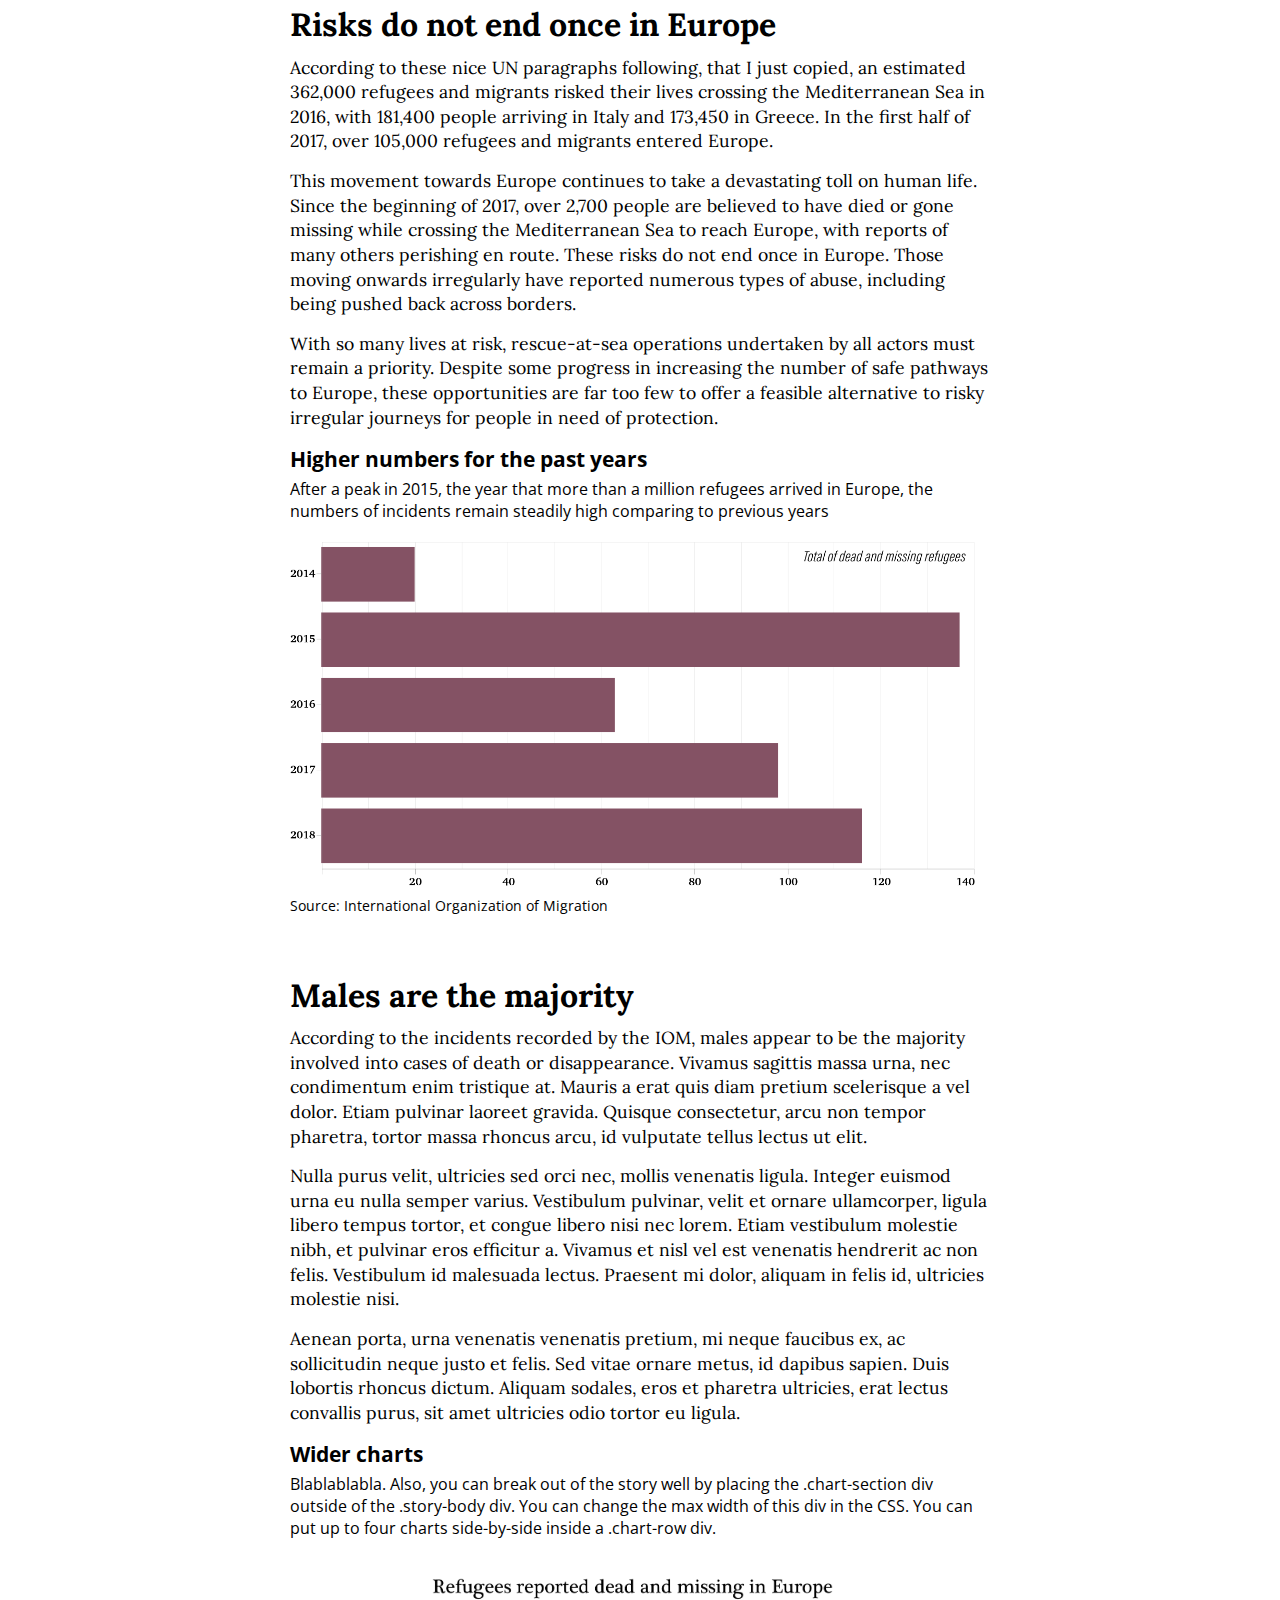
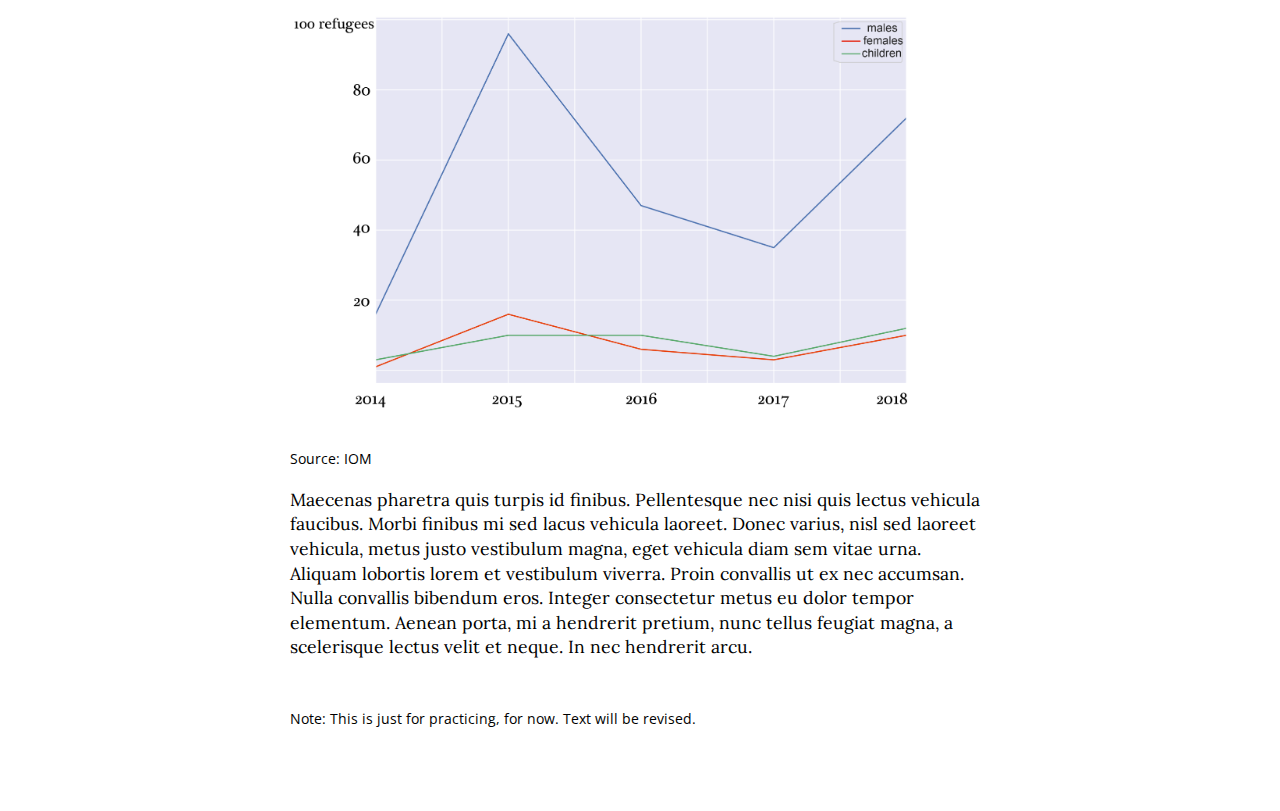
<file: PROJECTS/JULY 28 - AUGUST 3 (Dead and missing migrants)/index.html>
<!doctype html>
<html lang="en">
  <head>
    <!-- Required meta tags -->
    <meta charset="utf-8">
    <meta name="viewport" content="width=device-width, initial-scale=1, shrink-to-fit=no">
      
    <!-- Your CSS files -->
    <link rel="stylesheet" href="styles.css">
    
    <!-- google fonts: Open Sans (sans-serif) and Lora (serif) -->
    <link href="https://fonts.googleapis.com/css?family=Open+Sans:300,300i,400,400i,600,600i,700,700i,800,800i&display=swap" rel="stylesheet">
    <link href="https://fonts.googleapis.com/css?family=Lora:400,400i,700&display=swap" rel="stylesheet">
      
    <title>The refugees that didn't make it</title>
  </head>

  <body class="light-theme"> <!-- all of the content on your html page goes inside the body -->

    <div class="header">
      <p class="kicker">Refugee crisis</p>
      <h1 class="headline">They thought they made it. But they hadn't.</h1>
      <h2 class="subhead">During the past years, millions of people seeked refuge in Europe. For some, reaching the continent did not mean they now were safe.</h2>
      <p class="byline">By Stavros Malichudis</p>
      <p class="date">Published July 31, 2019</p>
    </div>

    <div class="story-body">
      <p class="body-text serif">According to United Nation estimates, since the beginning of the refugee crisis, in 2014, over 1.5 million people arrived in Europe. The vast majority of them comes from war-torn countries, such as Syria and Iraq, or countries for long destabilised, such as Afghanistan. In most cases, they set foot in the continent after crossing the Mediterranean, arriving in countries such as Greece, Italy and Spain.</p>
      <p class="body-text serif">However, arriving in Europe does not mean that their journey is over: in fact, as the majority of newly-arrived refugees came with the hope to continue their journey to countries in central and north Europe, for some of them the real journey just now begins. As EU-countries have closed their borders and the refugees have to illegaly try to get to thei prefered destination, on the way they find themselves exposed to risky and at time dangerous conditions.</p>
      <p class="body-text serif"> Since 2014, the International Organization for Migration has been tracking down the incidents in which refugees were reported to be dead or missing while trying to reach another country. In the case of Europe, the data analyzed by insidestory.gr shows that the safety of refugees in Europe is far from ensured after they enter the continent.</p>

      <div class="chart-section">
        <p class="chart-title">Closed borders, more incidents</p>
        <p class="chart-subhead">Data shows the majority of the incidents in which refugees are reported dead and missing to be taking place at the borders between EU-countries.</p>
        <div class="chart-row">
          <div class="chart">
            <img src="dead and missing migrants in Europe.png"/>
          </div>
        </div>
        <p class="chart-source">Source: International Organization of Migration</p>
      </div>

      <h3 class="section-head serif">Risks do not end once in Europe</h3>
      <p class="body-text serif">According to these nice UN paragraphs following, that I just copied, an estimated 362,000 refugees and migrants risked their lives crossing the Mediterranean Sea in 2016, with 181,400 people arriving in Italy and 173,450 in Greece. In the first half of 2017, over 105,000 refugees and migrants entered Europe.</p>
      <p class="body-text serif">This movement towards Europe continues to take a devastating toll on human life. Since the beginning of 2017, over 2,700 people are believed to have died or gone missing while crossing the Mediterranean Sea to reach Europe, with reports of many others perishing en route. These risks do not end once in Europe. Those moving onwards irregularly have reported numerous types of abuse, including being pushed back across borders.</p>
      <p class="body-text serif">With so many lives at risk, rescue-at-sea operations undertaken by all actors must remain a priority. Despite some progress in increasing the number of safe pathways to Europe, these opportunities are far too few to offer a feasible alternative to risky irregular journeys for people in need of protection. </p>

      <div class="chart-section">
        <p class="chart-title">Higher numbers for the past years</p>
        <p class="chart-subhead">After a peak in 2015, the year that more than a million refugees arrived in Europe, the numbers of incidents remain steadily high comparing to previous years</p>
        <div class="chart-row">
          <div class="chart">
            <img src="visualization.png"/>
          </div>
        </div>
        <p class="chart-source">Source: International Organization of Migration</p>
      </div>
      
    <div class="story-body">
      <h3 class="section-head serif">Males are the majority</h3>
      <p class="body-text serif">According to the incidents recorded by the IOM, males appear to be the majority involved into cases of death or disappearance. Vivamus sagittis massa urna, nec condimentum enim tristique at. Mauris a erat quis diam pretium scelerisque a vel dolor. Etiam pulvinar laoreet gravida. Quisque consectetur, arcu non tempor pharetra, tortor massa rhoncus arcu, id vulputate tellus lectus ut elit.</p>
      <p class="body-text serif">Nulla purus velit, ultricies sed orci nec, mollis venenatis ligula. Integer euismod urna eu nulla semper varius. Vestibulum pulvinar, velit et ornare ullamcorper, ligula libero tempus tortor, et congue libero nisi nec lorem. Etiam vestibulum molestie nibh, et pulvinar eros efficitur a. Vivamus et nisl vel est venenatis hendrerit ac non felis. Vestibulum id malesuada lectus. Praesent mi dolor, aliquam in felis id, ultricies molestie nisi.</p>
      <p class="body-text serif">Aenean porta, urna venenatis venenatis pretium, mi neque faucibus ex, ac sollicitudin neque justo et felis. Sed vitae ornare metus, id dapibus sapien. Duis lobortis rhoncus dictum. Aliquam sodales, eros et pharetra ultricies, erat lectus convallis purus, sit amet ultricies odio tortor eu ligula.</p>
    </div>

    <div class="chart-section">
      <p class="chart-title">Wider charts</p>
      <p class="chart-subhead">Blablablabla. Also, you can break out of the story well by placing the .chart-section div outside of the .story-body div. You can change the max width of this div in the CSS. You can put up to four charts side-by-side inside a .chart-row div.</p>
      <div class="chart-row">
        <div class="chart">
          <img src="migrants1.png"/>
        </div>
      </div>
      <p class="chart-source">Source: ΙΟΜ</p>
    </div>

    <div class="story-body">
      <p class="body-text serif">Maecenas pharetra quis turpis id finibus. Pellentesque nec nisi quis lectus vehicula faucibus. Morbi finibus mi sed lacus vehicula laoreet. Donec varius, nisl sed laoreet vehicula, metus justo vestibulum magna, eget vehicula diam sem vitae urna. Aliquam lobortis lorem et vestibulum viverra. Proin convallis ut ex nec accumsan. Nulla convallis bibendum eros. Integer consectetur metus eu dolor tempor elementum. Aenean porta, mi a hendrerit pretium, nunc tellus feugiat magna, a scelerisque lectus velit et neque. In nec hendrerit arcu.</p>
   </div>
   
      <div class="footer">
      <p class="note">Note: This is just for practicing, for now. Text will be revised.</p>
    </div>
  </body>
</html>
</file>
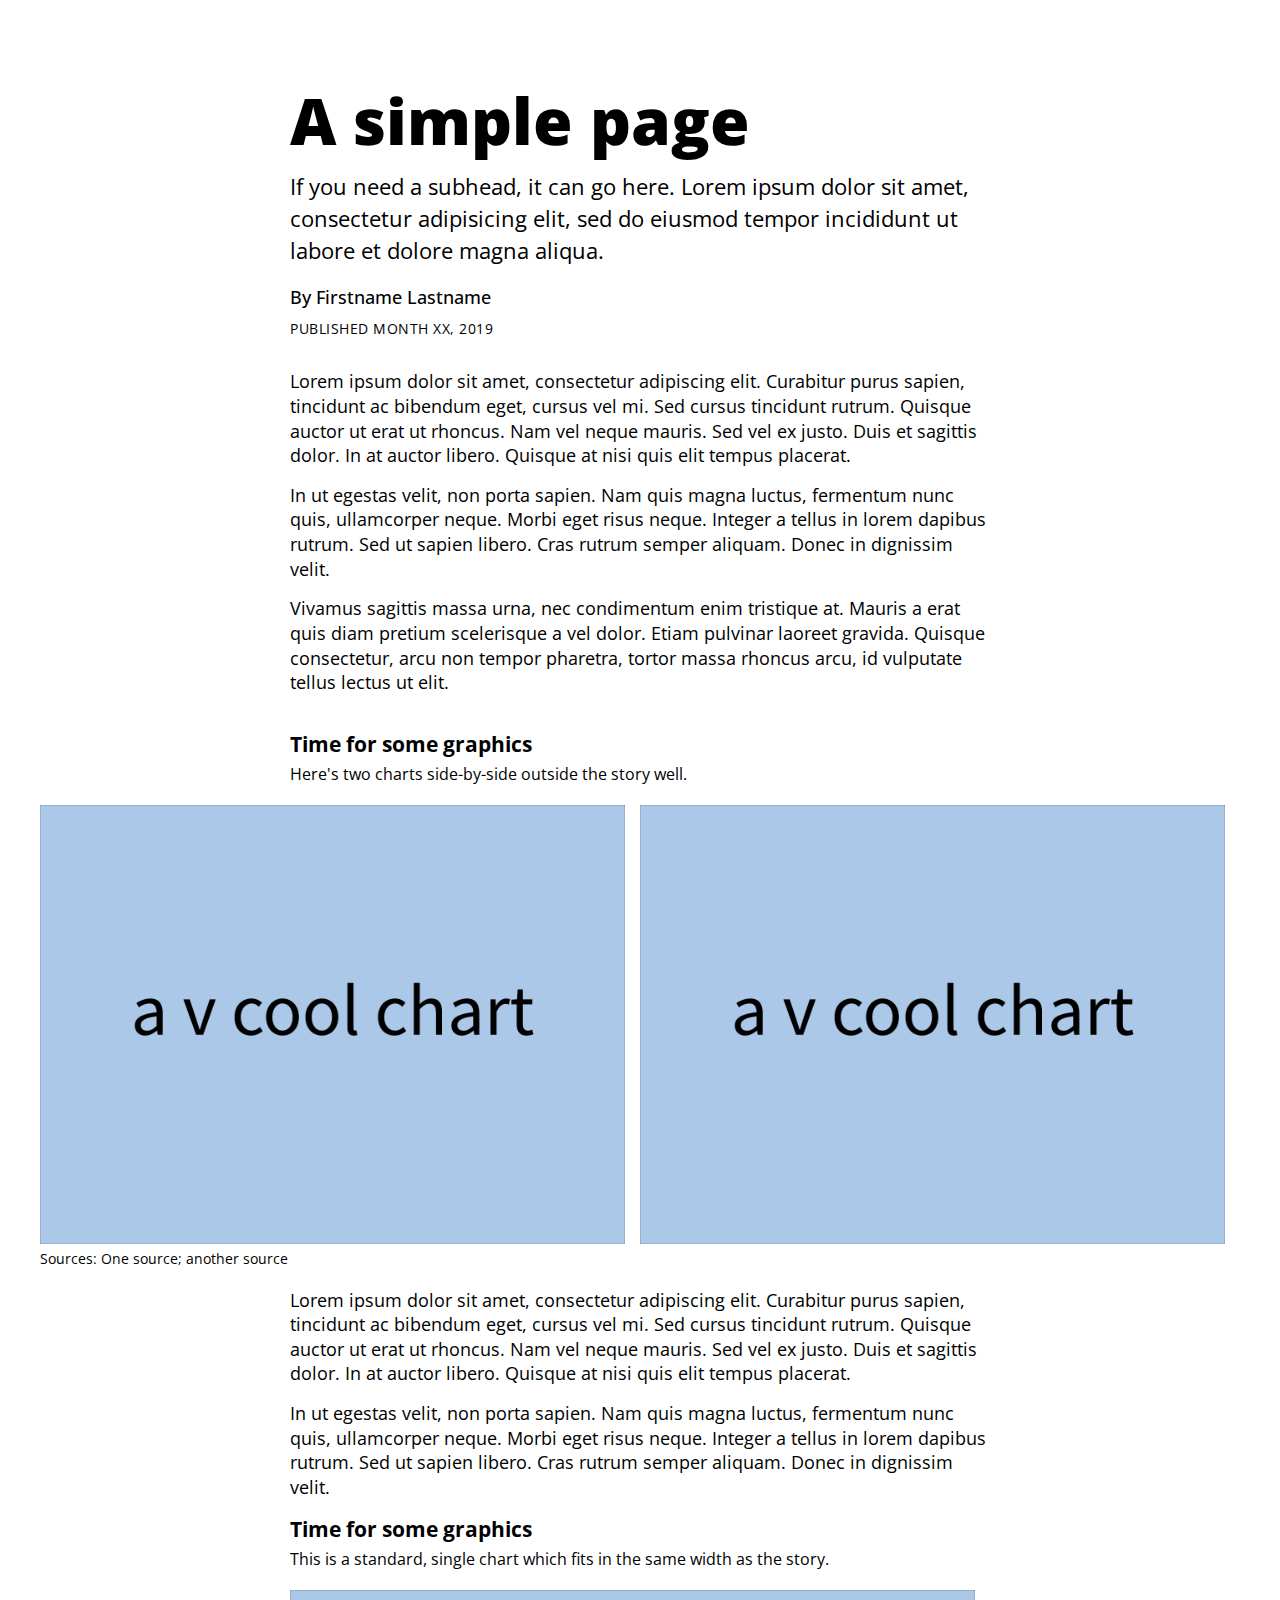
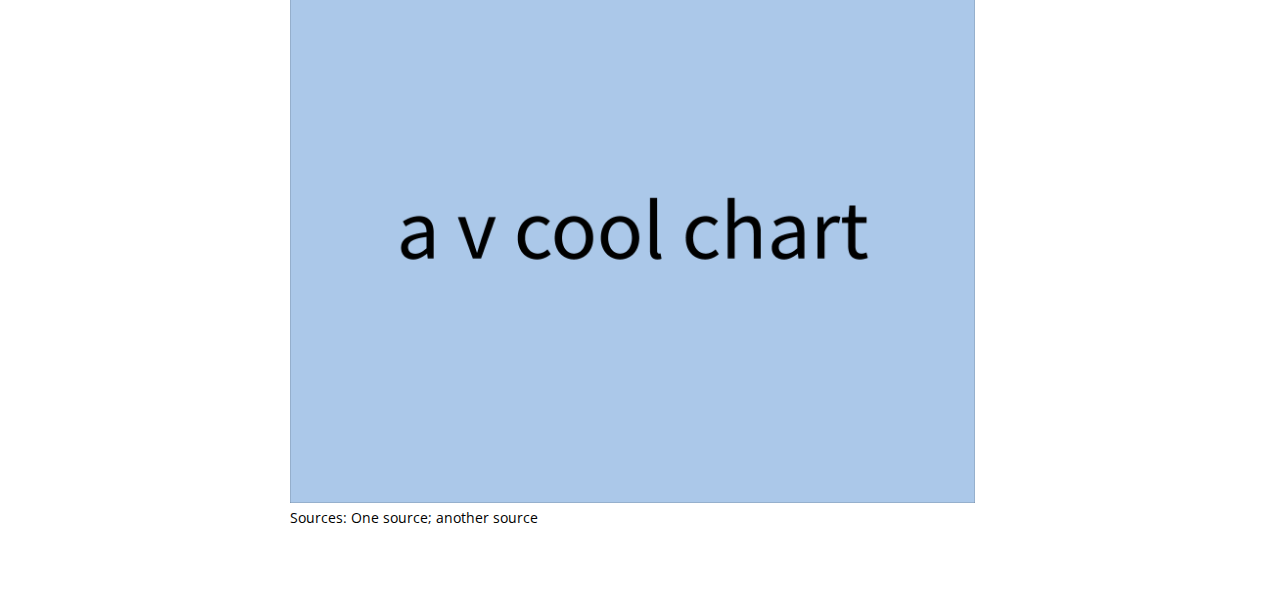
<file: data-studio-2019-master/simple.html>
<!doctype html>
<html lang="en">
  <head>
    <!-- Required meta tags -->
    <meta charset="utf-8">
    <meta name="viewport" content="width=device-width, initial-scale=1, shrink-to-fit=no">
      
    <!-- Your CSS files -->
    <link rel="stylesheet" href="styles/styles.css">
    
    <!-- google fonts: Open Sans (sans) and Lora ) -->
    <link href="https://fonts.googleapis.com/css?family=Open+Sans:300,300i,400,400i,600,600i,700,700i,800,800i&display=swap" rel="stylesheet">
    <link href="https://fonts.googleapis.com/css?family=Lora:400,400i,700&display=swap" rel="stylesheet">
      
    <title>Lede page</title>
  </head>

  <body class="light-theme"> <!-- all of the content on your html page goes inside the body -->

    <div class="header">
      <h1 class="headline">A simple page</h1>
      <h2 class="subhead">If you need a subhead, it can go here. Lorem ipsum dolor sit amet, consectetur adipisicing elit, sed do eiusmod tempor incididunt ut labore et dolore magna aliqua.</h2>
      <p class="byline">By Firstname Lastname</p>
      <p class="date">Published Month XX, 2019</p>
    </div>

    <div class="story-body">
      <p class="body-text">Lorem ipsum dolor sit amet, consectetur adipiscing elit. Curabitur purus sapien, tincidunt ac bibendum eget, cursus vel mi. Sed cursus tincidunt rutrum. Quisque auctor ut erat ut rhoncus. Nam vel neque mauris. Sed vel ex justo. Duis et sagittis dolor. In at auctor libero. Quisque at nisi quis elit tempus placerat.</p>
      <p class="body-text">In ut egestas velit, non porta sapien. Nam quis magna luctus, fermentum nunc quis, ullamcorper neque. Morbi eget risus neque. Integer a tellus in lorem dapibus rutrum. Sed ut sapien libero. Cras rutrum semper aliquam. Donec in dignissim velit.</p>
      <p class="body-text">Vivamus sagittis massa urna, nec condimentum enim tristique at. Mauris a erat quis diam pretium scelerisque a vel dolor. Etiam pulvinar laoreet gravida. Quisque consectetur, arcu non tempor pharetra, tortor massa rhoncus arcu, id vulputate tellus lectus ut elit.</p>
    </div>

    <div class="chart-section">
      <p class="chart-title">Time for some graphics</p>
      <p class="chart-subhead">Here's two charts side-by-side outside the story well.</p>
      <div class="chart-row">
        <div class="chart">
          <img src="images/test-chart.png"/>
        </div>

        <div class="chart">
          <img src="images/test-chart.png"/>
        </div>
      </div>
      <p class="chart-source">Sources: One source; another source</p>
    </div>

    <div class="story-body">
      <p class="body-text">Lorem ipsum dolor sit amet, consectetur adipiscing elit. Curabitur purus sapien, tincidunt ac bibendum eget, cursus vel mi. Sed cursus tincidunt rutrum. Quisque auctor ut erat ut rhoncus. Nam vel neque mauris. Sed vel ex justo. Duis et sagittis dolor. In at auctor libero. Quisque at nisi quis elit tempus placerat.</p>
      <p class="body-text">In ut egestas velit, non porta sapien. Nam quis magna luctus, fermentum nunc quis, ullamcorper neque. Morbi eget risus neque. Integer a tellus in lorem dapibus rutrum. Sed ut sapien libero. Cras rutrum semper aliquam. Donec in dignissim velit.</p>

      <div class="chart-section">
        <p class="chart-title">Time for some graphics</p>
        <p class="chart-subhead">This is a standard, single chart which fits in the same width as the story.</p>
        <div class="chart-row">
          <div class="chart">
            <img src="images/test-chart.png"/>
          </div>
        </div>
        <p class="chart-source">Sources: One source; another source</p>
      </div>

      
    </div>



  </body>

</html>
</file>
<file: data-studio-2019-master/styles/styles.css>
body {
	margin:auto;
	padding:50px 10px;
    font-family: 'Open Sans', sans-serif;
}

.serif {
	font-family: 'Lora', serif;
}
.sans-serif {
	font-family: 'Open Sans', sans-serif;
}

/* choose a light or dark theme to add to the body tag. */
.dark-theme {
    background-color: #151515;
    color: #fbfbfb;
}
.light-theme {
    background-color: white;
    color: black;
}

.header {
	padding-top:20px;
	padding-bottom:20px;
}

.story-body, .header, .chart-section, .footer {
	margin:auto;
	max-width: 700px;
}

.footer {
	padding-top:20px;
	padding-bottom:20px;
}

.chart-section.wide{
	width:100%;
	max-width:1200px;
}

.chart-section.wide p.chart-title {
	width:100%;
	max-width:700px;
	margin-left:auto;
	margin-right:auto;
}
.chart-section.wide p.chart-subhead {
	width:100%;
	max-width:700px;
	margin-left:auto;
	margin-right:auto;
}


/* text styles */

p.kicker {
	font-size:1rem;
	text-transform:uppercase;
}

.text-center {
	text-align:center;
}

h1.headline {
    font-size: 4rem;
    line-height: 1.1;
    margin-bottom: 0.25rem;
    margin-top: 1rem;
    font-weight: 800;
}

h2.subhead {
    font-size: 1.4rem;
    line-height: 2rem;
    margin-bottom:0;
    margin-top: 15px;
    font-weight: 400;
}

p.body-text {
    font-size: 1.1rem;
    line-height: 1.4;
 	margin-top:0;
 	margin-bottom:15px;
}

h3.section-head {
	font-size:2rem;
	margin:40px 0 10px 0;
	font-weight:700;
	line-height:1.3;
}

.byline {
    font-size: 1.1rem;
    line-height: 0.75;
    margin-top: 1.5rem;
    font-weight: 500;
}

.date {
    font-size: 0.85rem;
    line-height: 1;
    margin-top: 10px;
    font-weight:400;
    text-transform:uppercase;
    letter-spacing:0.5px;
}


p.note {
	font-size:0.85rem;
}

/* chart styles */

.chart-section {
	width:100%;
	max-width:1200px;
	padding:20px 0px;
}

.story-body .chart-section {
	padding-top:0px;
}


.chart-row {
	display:flex;
	justify-content: space-between;
	margin-top:20px;
}

p.chart-title {
	font-size:1.3rem;
	font-weight:700;
	max-width:700px;
	margin:0px auto 5px auto;
}
p.chart-subhead {
	margin:0 auto;
	max-width:700px;
	font-size:1rem;
	margin-bottom:15px;
}

p.chart-label {
	margin:0 0 5px 0;
	font-size:0.85rem;
	text-transform:uppercase;
	font-weight:600;
}

.chart-row .chart {
	width:100%;
	padding-right:15px;
	min-width:calc(25% - 15px);

}



p.chart-source {
	font-size:0.85rem;
	margin:0;
}



.chart img {
	width:100%;
}




/* photos */

.photo-section {
	padding:30px 0px;
	width:100%;
	margin:auto;
	display:flex;
	max-width:1200px;
}

.photo {
	width:100%;
	padding-right:15px;
}
.photo img {
	width:100%;	
}

p.caption {
	font-size:0.9rem;
	margin:0;
}



/* mobile */

@media (max-width:700px) {

	.chart-row {
		display:block;
	}

	.chart-row .chart {
		padding:0;
	}

	.photo-section {
		display:block;
	}
	.photo {
		padding:0;
	}

}
</file>
<file: data-studio-flexbox-master/styles.css>
.flex-parent {
	margin:50px auto;
	border:1px solid pink;
}

.flex-item {
	background:#ccc;
	border:1px dashed #aaa;
}
</file>
<file: PROJECTS/AUGUST 4 - 10/styles/styles.css>
body {
	margin:auto;
	padding:50px 10px;
    font-family: 'Open Sans', sans-serif;
}

.serif {
	font-family: 'Lora', serif;
}
.sans-serif {
	font-family: 'Open Sans', sans-serif;
}

/* choose a light or dark theme to add to the body tag. */
.dark-theme {
    background-color: #151515;
    color: #fbfbfb;
}
.light-theme {
    background-color: rgb(3, 3, 3);
    color: rgb(240, 230, 230);
}

.header {
	padding-top:20px;
	padding-bottom:20px;
}

.story-body, .header, .chart-section, .footer {
	margin:auto;
	max-width: 700px;
}

.footer {
	padding-top:20px;
	padding-bottom:20px;
}

.chart-section.wide{
	width:100%;
	max-width:1200px;
}

.chart-section.wide p.chart-title {
	width:100%;
	max-width:700px;
	margin-left:auto;
	margin-right:auto;
}
.chart-section.wide p.chart-subhead {
	width:100%;
	max-width:700px;
	margin-left:auto;
	margin-right:auto;
}


/* text styles */

p.kicker {
	font-size:1rem;
	text-transform:uppercase;
}

.text-center {
	text-align:center;
}

h1.headline {
    font-size: 4rem;
    line-height: 1.1;
    margin-bottom: 0.25rem;
    margin-top: 1rem;
    font-weight: 800;
}

h2.subhead {
    font-size: 1.4rem;
    line-height: 2rem;
    margin-bottom:0;
    margin-top: 15px;
    font-weight: 400;
}

p.body-text {
    font-size: 1.1rem;
    line-height: 1.4;
 	margin-top:0;
 	margin-bottom:15px;
}

h3.section-head {
	font-size:2rem;
	margin:40px 0 10px 0;
	font-weight:700;
	line-height:1.3;
}

.byline {
    font-size: 1.1rem;
    line-height: 0.75;
    margin-top: 1.5rem;
    font-weight: 500;
}

.date {
    font-size: 0.85rem;
    line-height: 1;
    margin-top: 10px;
    font-weight:400;
    text-transform:uppercase;
    letter-spacing:0.5px;
}


p.note {
	font-size:0.85rem;
}

/* chart styles */

.chart-section {
	width:100%;
	max-width:1200px;
	padding:20px 0px;
}

.story-body .chart-section {
	padding-top:0px;
}


.chart-row {
	display:flex;
	justify-content: space-between;
	margin-top:20px;
}

p.chart-title {
	font-size:1.3rem;
	font-weight:700;
	max-width:700px;
	margin:0px auto 5px auto;
}
p.chart-subhead {
	margin:0 auto;
	max-width:700px;
	font-size:1rem;
	margin-bottom:15px;
}

p.chart-label {
	margin:0 0 5px 0;
	font-size:0.85rem;
	text-transform:uppercase;
	font-weight:600;
}

.chart-row .chart {
	width:100%;
	padding-right:15px;
	min-width:calc(25% - 15px);

}



p.chart-source {
	font-size:0.85rem;
	margin:0;
}



.chart img {
	width:100%;
}




/* photos */

.photo-section {
	padding:30px 0px;
	width:100%;
	margin:auto;
	display:flex;
	max-width:1200px;
}

.photo {
	width:100%;
	padding-right:15px;
}
.photo img {
	width:100%;	
}

p.caption {
	font-size:0.9rem;
	margin:0;
}



/* mobile */

@media (max-width:700px) {

	.chart-row {
		display:block;
	}

	.chart-row .chart {
		padding:0;
	}

	.photo-section {
		display:block;
	}
	.photo {
		padding:0;
	}

}
</file>
<file: PROJECTS/AUGUST 4 - 11/styles/styles.css>
body {
	margin:auto;
	padding:50px 10px;
    font-family: 'Open Sans', sans-serif;
}

.serif {
	font-family: 'Lora', serif;
}
.sans-serif {
	font-family: 'Open Sans', sans-serif;
}

/* choose a light or dark theme to add to the body tag. */
.dark-theme {
    background-color: #151515;
    color: #fbfbfb;
}
.light-theme {
    background-color: rgb(3, 3, 3);
    color: rgb(240, 230, 230);
}

.header {
	padding-top:20px;
	padding-bottom:20px;
}

.story-body, .header, .chart-section, .footer {
	margin:auto;
	max-width: 700px;
}

.footer {
	padding-top:20px;
	padding-bottom:20px;
}

.chart-section.wide{
	width:100%;
	max-width:1200px;
}

.chart-section.wide p.chart-title {
	width:100%;
	max-width:700px;
	margin-left:auto;
	margin-right:auto;
}
.chart-section.wide p.chart-subhead {
	width:100%;
	max-width:700px;
	margin-left:auto;
	margin-right:auto;
}


/* text styles */

p.kicker {
	font-size:1rem;
	text-transform:uppercase;
}

.text-center {
	text-align:center;
}

h1.headline {
    font-size: 4rem;
    line-height: 1.1;
    margin-bottom: 0.25rem;
    margin-top: 1rem;
    font-weight: 800;
}

h2.subhead {
    font-size: 1.4rem;
    line-height: 2rem;
    margin-bottom:0;
    margin-top: 15px;
    font-weight: 400;
}

p.body-text {
    font-size: 1.1rem;
    line-height: 1.4;
 	margin-top:0;
 	margin-bottom:15px;
}

h3.section-head {
	font-size:2rem;
	margin:40px 0 10px 0;
	font-weight:700;
	line-height:1.3;
}

.byline {
    font-size: 1.1rem;
    line-height: 0.75;
    margin-top: 1.5rem;
    font-weight: 500;
}

.date {
    font-size: 0.85rem;
    line-height: 1;
    margin-top: 10px;
    font-weight:400;
    text-transform:uppercase;
    letter-spacing:0.5px;
}


p.note {
	font-size:0.85rem;
}

/* chart styles */

.chart-section {
	width:100%;
	max-width:1200px;
	padding:20px 0px;
}

.story-body .chart-section {
	padding-top:0px;
}


.chart-row {
	display:flex;
	justify-content: space-between;
	margin-top:20px;
}

p.chart-title {
	font-size:1.3rem;
	font-weight:700;
	max-width:700px;
	margin:0px auto 5px auto;
}
p.chart-subhead {
	margin:0 auto;
	max-width:700px;
	font-size:1rem;
	margin-bottom:15px;
}

p.chart-label {
	margin:0 0 5px 0;
	font-size:0.85rem;
	text-transform:uppercase;
	font-weight:600;
}

.chart-row .chart {
	width:100%;
	padding-right:15px;
	min-width:calc(25% - 15px);

}



p.chart-source {
	font-size:0.85rem;
	margin:0;
}



.chart img {
	width:100%;
}




/* photos */

.photo-section {
	padding:30px 0px;
	width:100%;
	margin:auto;
	display:flex;
	max-width:1200px;
}

.photo {
	width:100%;
	padding-right:15px;
}
.photo img {
	width:100%;	
}

p.caption {
	font-size:0.9rem;
	margin:0;
}



/* mobile */

@media (max-width:700px) {

	.chart-row {
		display:block;
	}

	.chart-row .chart {
		padding:0;
	}

	.photo-section {
		display:block;
	}
	.photo {
		padding:0;
	}

}
</file>
<file: PROJECTS/JULY 28 - AUGUST 3 (Dead and missing migrants)/styles.css>
body {
	margin:auto;
	padding:50px 10px;
    font-family: 'Open Sans', sans-serif;
}

.serif {
	font-family: 'Lora', serif;
}
.sans-serif {
	font-family: 'Open Sans', sans-serif;
}

/* choose a light or dark theme to add to the body tag. */
.dark-theme {
    background-color: #151515;
    color: #fbfbfb;
}
.light-theme {
    background-color: white;
    color: black;
}

.header {
	padding-top:20px;
	padding-bottom:20px;
}

.story-body, .header, .chart-section, .footer {
	margin:auto;
	max-width: 700px;
}

.footer {
	padding-top:20px;
	padding-bottom:20px;
}

.chart-section.wide{
	width:100%;
	max-width:1200px;
}

.chart-section.wide p.chart-title {
	width:100%;
	max-width:700px;
	margin-left:auto;
	margin-right:auto;
}
.chart-section.wide p.chart-subhead {
	width:100%;
	max-width:700px;
	margin-left:auto;
	margin-right:auto;
}


/* text styles */

p.kicker {
	font-size:1rem;
	text-transform:uppercase;
}

.text-center {
	text-align:center;
}

h1.headline {
    font-size: 4rem;
    line-height: 1.1;
    margin-bottom: 0.25rem;
    margin-top: 1rem;
    font-weight: 800;
}

h2.subhead {
    font-size: 1.4rem;
    line-height: 2rem;
    margin-bottom:0;
    margin-top: 15px;
    font-weight: 400;
}

p.body-text {
    font-size: 1.1rem;
    line-height: 1.4;
 	margin-top:0;
 	margin-bottom:15px;
}

h3.section-head {
	font-size:2rem;
	margin:40px 0 10px 0;
	font-weight:700;
	line-height:1.3;
}

.byline {
    font-size: 1.1rem;
    line-height: 0.75;
    margin-top: 1.5rem;
    font-weight: 500;
}

.date {
    font-size: 0.85rem;
    line-height: 1;
    margin-top: 10px;
    font-weight:400;
    text-transform:uppercase;
    letter-spacing:0.5px;
}


p.note {
	font-size:0.85rem;
}

/* chart styles */

.chart-section {
	width:100%;
	max-width:1200px;
	padding:20px 0px;
}

.story-body .chart-section {
	padding-top:0px;
}


.chart-row {
	display:flex;
	justify-content: space-between;
	margin-top:20px;
}

p.chart-title {
	font-size:1.3rem;
	font-weight:700;
	max-width:700px;
	margin:0px auto 5px auto;
}
p.chart-subhead {
	margin:0 auto;
	max-width:700px;
	font-size:1rem;
	margin-bottom:15px;
}

p.chart-label {
	margin:0 0 5px 0;
	font-size:0.85rem;
	text-transform:uppercase;
	font-weight:600;
}

.chart-row .chart {
	width:100%;
	padding-right:15px;
	min-width:calc(25% - 15px);

}



p.chart-source {
	font-size:0.85rem;
	margin:0;
}



.chart img {
	width:100%;
}




/* photos */

.photo-section {
	padding:30px 0px;
	width:100%;
	margin:auto;
	display:flex;
	max-width:1200px;
}

.photo {
	width:100%;
	padding-right:15px;
}
.photo img {
	width:100%;	
}

p.caption {
	font-size:0.9rem;
	margin:0;
}



/* mobile */

@media (max-width:700px) {

	.chart-row {
		display:block;
	}

	.chart-row .chart {
		padding:0;
	}

	.photo-section {
		display:block;
	}
	.photo {
		padding:0;
	}

}
</file>
